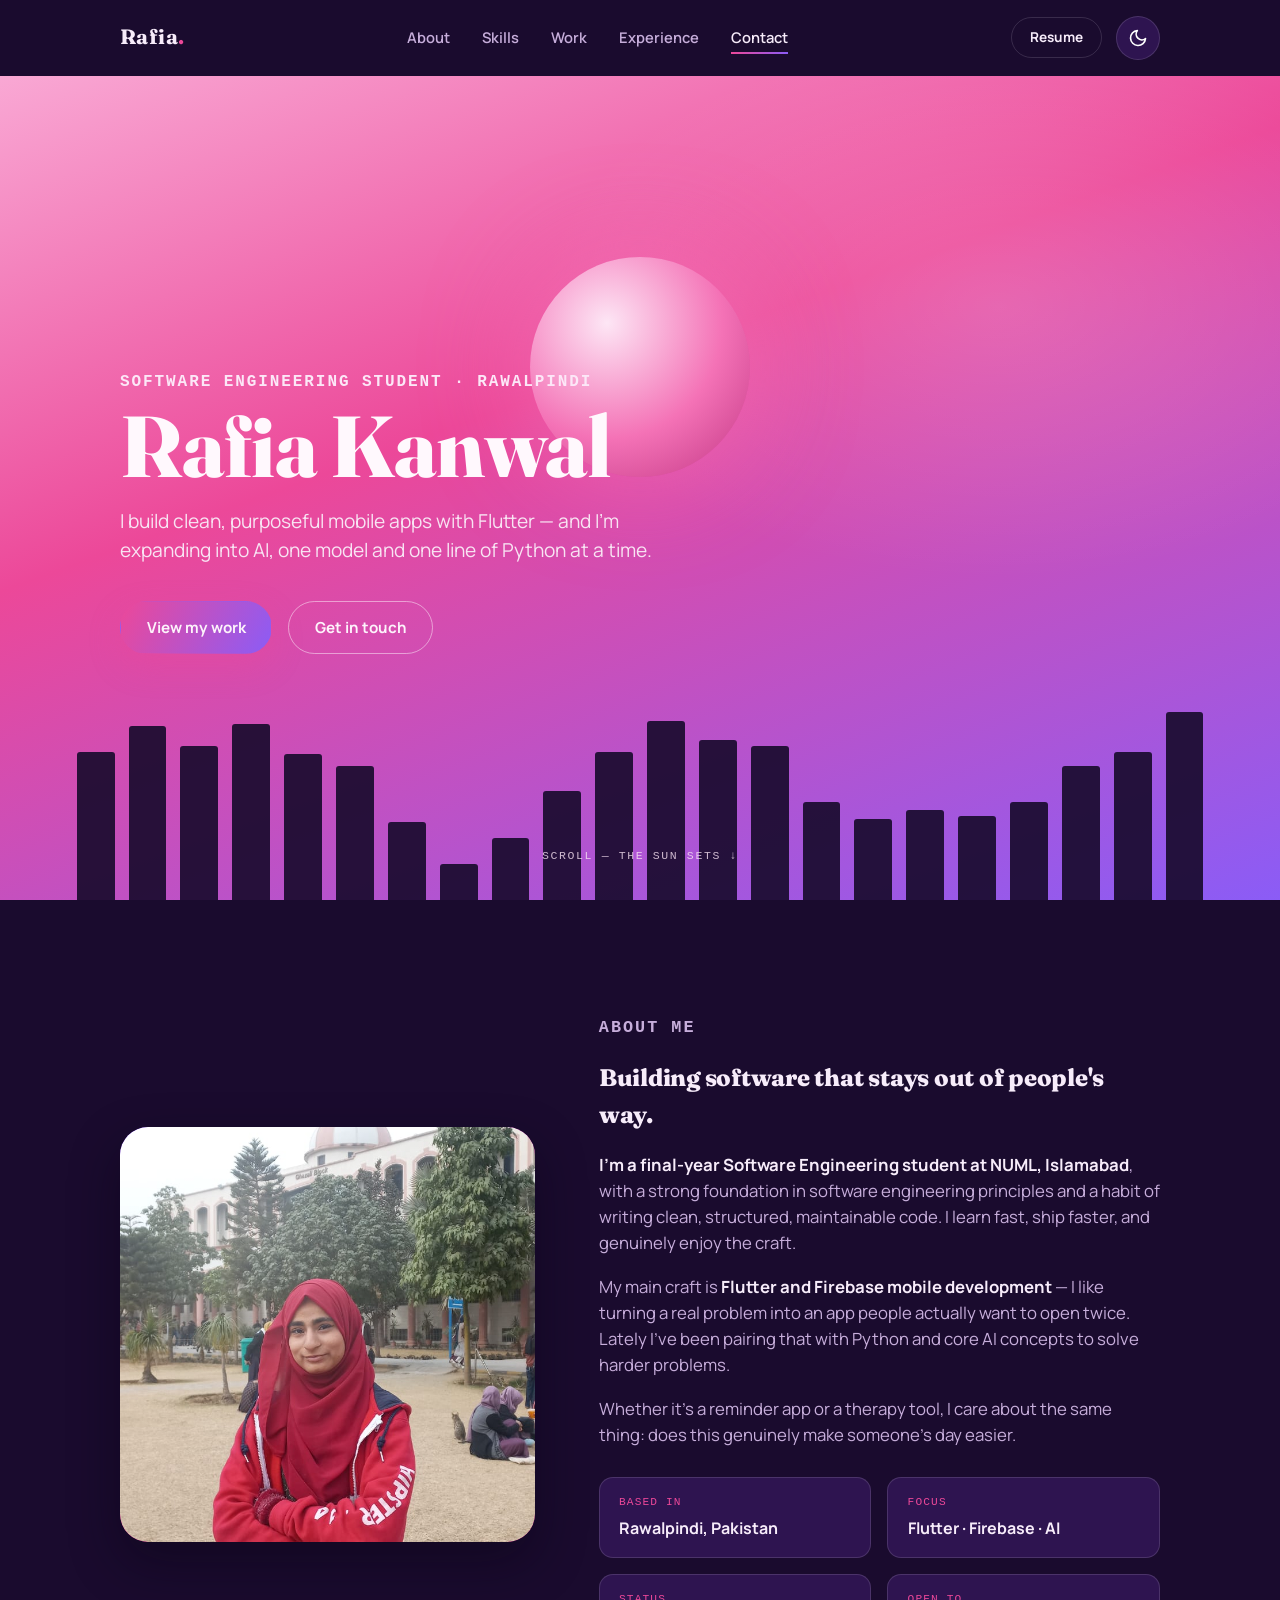
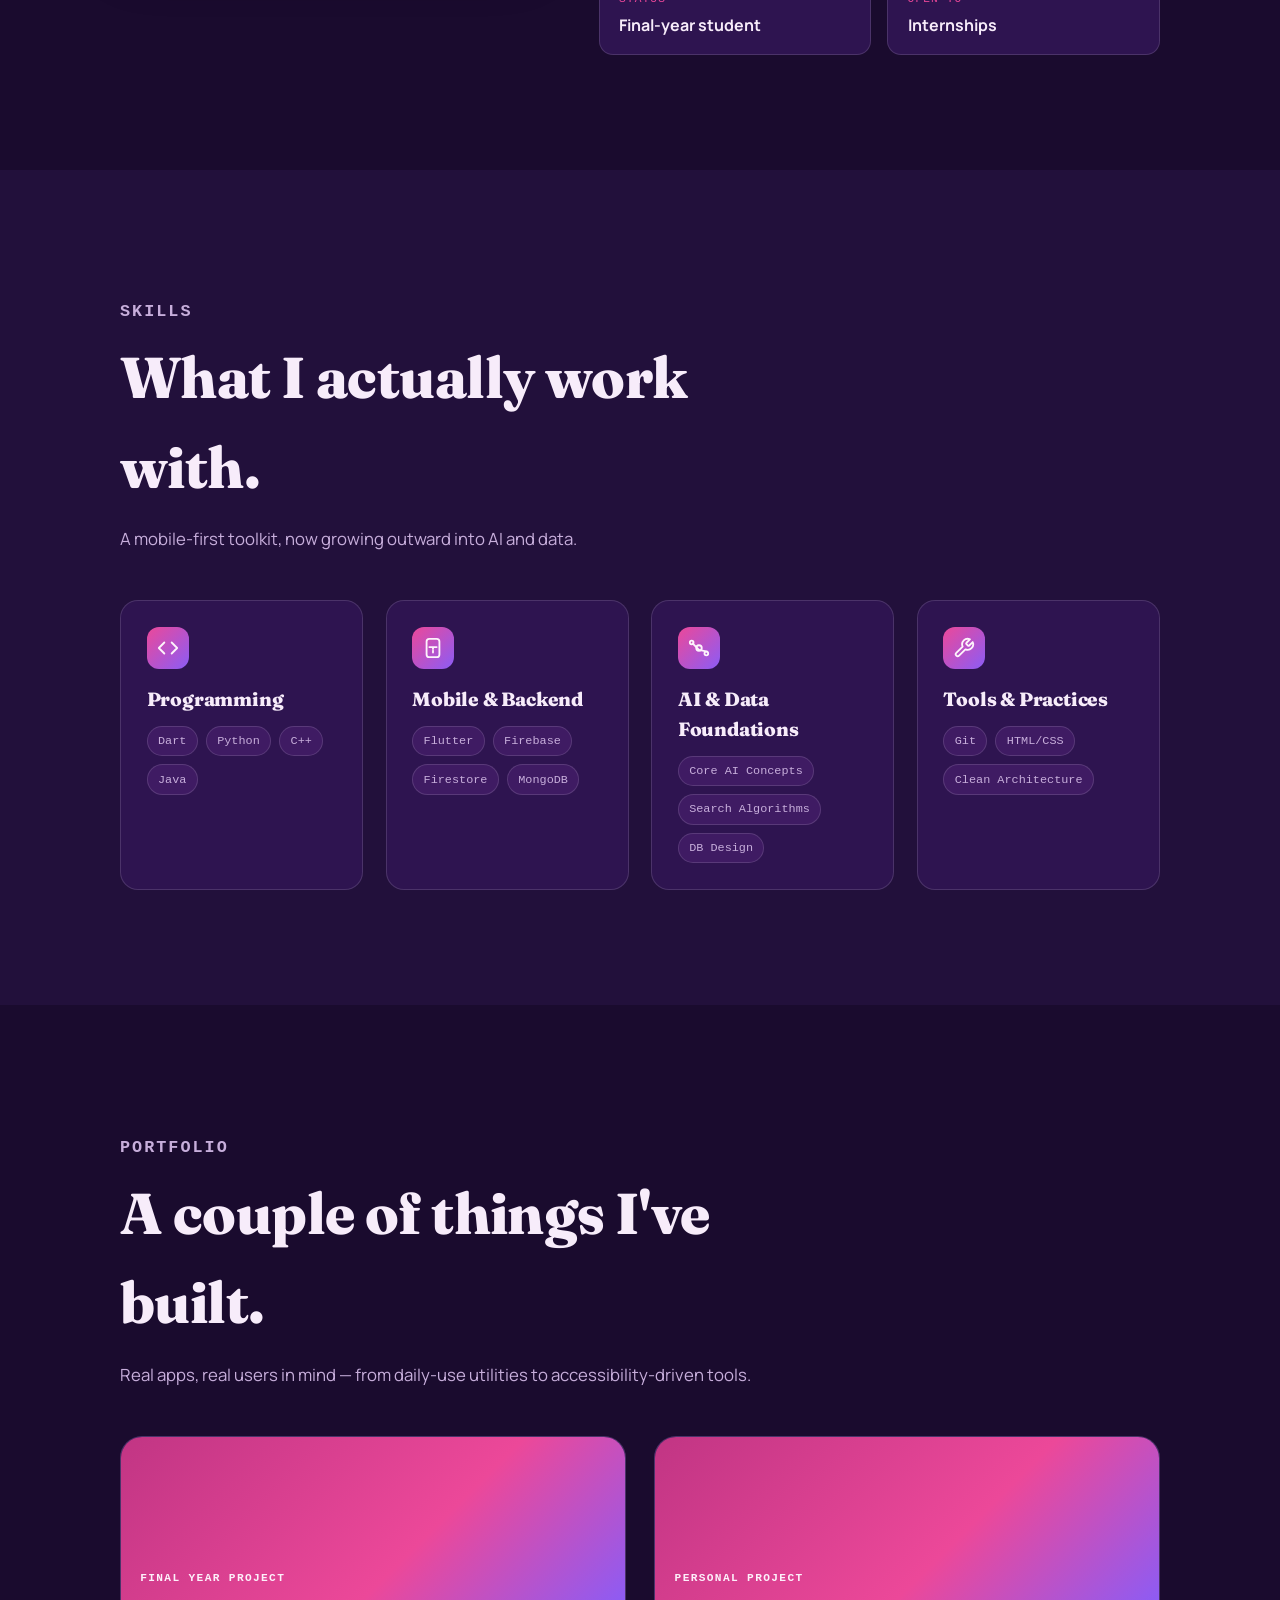
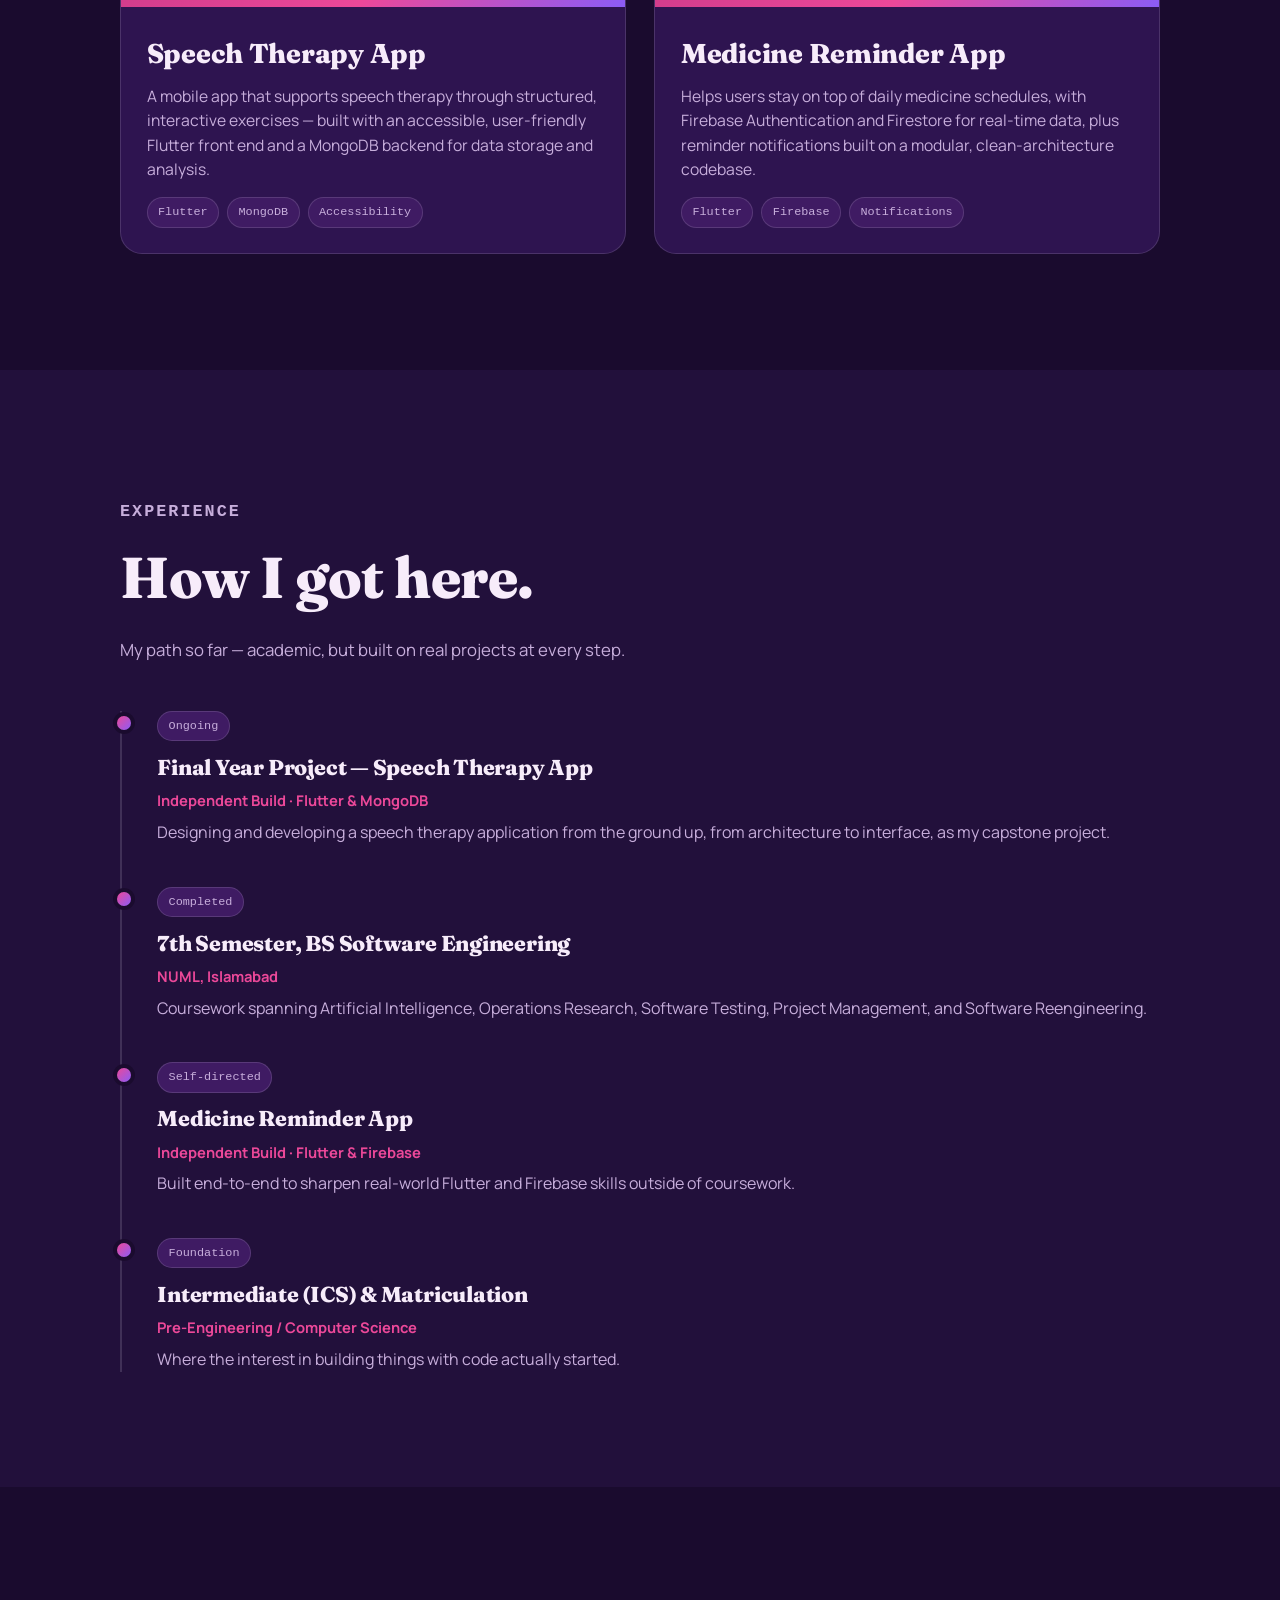
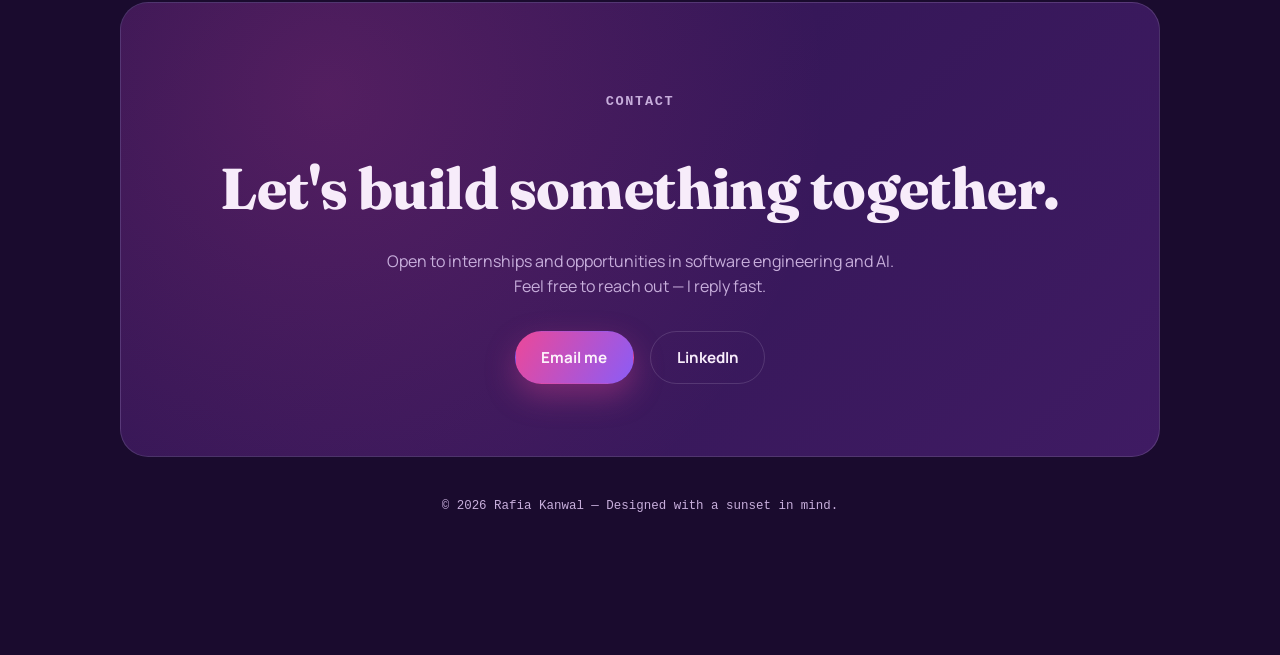
<file: index.html>
<!DOCTYPE html>
<html lang="en">
<head>
<meta charset="UTF-8">
<meta name="viewport" content="width=device-width, initial-scale=1.0">
<title>Rafia Kanwal — Software Engineer</title>
<link rel="preconnect" href="https://fonts.googleapis.com">
<link rel="preconnect" href="https://fonts.gstatic.com" crossorigin>
<link href="https://fonts.googleapis.com/css2?family=Fraunces:ital,opsz,wght@0,9..144,400;0,9..144,500;0,9..144,600;0,9..144,700;0,9..144,900;1,9..144,500;1,9..144,600&family=Manrope:wght@400;500;600;700&display=swap" rel="stylesheet">
<link rel="stylesheet" href="style.css">
</head>
<body>

<a href="#main" class="skip-link">Skip to content</a>

<nav class="nav" id="nav">
  <div class="nav-inner">
    <a href="#hero" class="logo">Rafia<span>.</span></a>
    <ul class="nav-links">
      <li><a href="#about">About</a></li>
      <li><a href="#skills">Skills</a></li>
      <li><a href="#work">Work</a></li>
      <li><a href="#experience">Experience</a></li>
      <li><a href="#contact">Contact</a></li>
    </ul>
    <div class="nav-actions">
      <a href="./Rafia_Kanwal_Resume.pdf" class="btn btn-ghost btn-sm cv-link" download>Resume</a>
      <button class="theme-toggle" id="theme-toggle" aria-label="Toggle light and dark mode">
        <svg class="moon-icon" viewBox="0 0 24 24" fill="none" stroke="currentColor" stroke-width="2" stroke-linecap="round" stroke-linejoin="round"><path d="M21 12.8A9 9 0 1 1 11.2 3a7 7 0 0 0 9.8 9.8"/></svg>
        <svg class="sun-icon" viewBox="0 0 24 24" fill="none" stroke="currentColor" stroke-width="2" stroke-linecap="round" stroke-linejoin="round"><circle cx="12" cy="12" r="4.2"/><path d="M12 2.5v2m0 13v2m9.5-9.5h-2m-13 0h-2m12.4-6.9l-1.4-1.4m-9 9l-1.4-1.4m12.4 0l-1.4 1.4m-9-9l-1.4 1.4"/></svg>
      </button>
      <button class="hamburger" id="hamburger" aria-label="Open menu" aria-expanded="false">
        <span></span><span></span><span></span>
      </button>
    </div>
  </div>
  <div class="mobile-menu" id="mobile-menu">
    <a href="#about">About</a>
    <a href="#skills">Skills</a>
    <a href="#work">Work</a>
    <a href="#experience">Experience</a>
    <a href="#contact">Contact</a>
    <a href="./Rafia_Kanwal_Resume.pdf" class="btn btn-primary" download>Download résumé</a>
  </div>
</nav>

<main id="main">

<section class="hero" id="hero">
  <div class="hero-sky" id="hero-sky">
    <div class="sky-layer sky-day"></div>
    <div class="sky-layer sky-night" id="sky-night"></div>
    <div class="stars" id="stars"></div>
    <div class="sun" id="sun"></div>
    <div class="skyline" id="skyline"></div>
  </div>
  <div class="wrap hero-content">
    <h3 class="eyebrow">Software Engineering Student · Rawalpindi</h3>
    <h1>Rafia Kanwal</h1>
    <p class="hero-sub">I build clean, purposeful mobile apps with Flutter — and I'm expanding into AI, one model and one line of Python at a time.</p>
    <div class="hero-cta">
      <a href="#work" class="btn btn-primary">View my work</a>
      <a href="#contact" class="btn btn-ghost">Get in touch</a>
    </div>
  </div>
  <div class="scroll-cue">Scroll — the sun sets ↓</div>
</section>

<section class="section" id="about">
  <div class="wrap about-grid">
   <div class="avatar-frame"><img src="./pfp2.jpeg" alt="Rafia Kanwal"></div>
    <div class="about-text">
      <p class="eyebrow">About me</p>
      <h2 style="margin:0.6rem 0 1.2rem;">Building software that stays out of people's way.</h2>
      <p><strong>I'm a final-year Software Engineering student at NUML, Islamabad</strong>, with a strong foundation in software engineering principles and a habit of writing clean, structured, maintainable code. I learn fast, ship faster, and genuinely enjoy the craft.</p>
      <p>My main craft is <strong>Flutter and Firebase mobile development</strong> — I like turning a real problem into an app people actually want to open twice. Lately I've been pairing that with Python and core AI concepts to solve harder problems.</p>
      <p>Whether it's a reminder app or a therapy tool, I care about the same thing: does this genuinely make someone's day easier.</p>
      <div class="about-facts">
        <div class="fact"><div class="fact-label">Based in</div><div class="fact-value">Rawalpindi, Pakistan</div></div>
        <div class="fact"><div class="fact-label">Focus</div><div class="fact-value">Flutter · Firebase · AI</div></div>
        <div class="fact"><div class="fact-label">Status</div><div class="fact-value">Final-year student</div></div>
        <div class="fact"><div class="fact-label">Open to</div><div class="fact-value">Internships</div></div>
      </div>
    </div>
  </div>
</section>

<section class="section" id="skills" style="background:var(--bg-alt);">
  <div class="wrap">
    <div class="section-head">
      <p class="eyebrow">Skills</p>
      <h2>What I actually work with.</h2>
      <p>A mobile-first toolkit, now growing outward into AI and data.</p>
    </div>
    <div class="skills-grid">
      <div class="skill-card">
        <div class="icon"><svg viewBox="0 0 24 24" fill="none" stroke="currentColor" stroke-width="2" stroke-linecap="round" stroke-linejoin="round"><polyline points="16 18 22 12 16 6"/><polyline points="8 18 2 12 8 6"/></svg></div>
        <h3>Programming</h3>
        <div class="tag-row">
          <span class="tag">Dart</span><span class="tag">Python</span><span class="tag">C++</span><span class="tag">Java</span>
        </div>
      </div>
      <div class="skill-card">
        <div class="icon"><svg viewBox="0 0 24 24" fill="none" stroke="currentColor" stroke-width="2" stroke-linecap="round" stroke-linejoin="round"><rect x="5" y="2" width="14" height="20" rx="3" ry="3"/><path d="M12 13v-2m0 6v-2m-4-4h8"/></svg></div>
        <h3>Mobile &amp; Backend</h3>
        <div class="tag-row">
          <span class="tag">Flutter</span><span class="tag">Firebase</span><span class="tag">Firestore</span><span class="tag">MongoDB</span>
        </div>
      </div>
      <div class="skill-card">
        <div class="icon"><svg viewBox="0 0 24 24" fill="none" stroke="currentColor" stroke-width="2" stroke-linecap="round" stroke-linejoin="round"><circle cx="12" cy="12" r="3"/><circle cx="4" cy="6" r="2"/><circle cx="20" cy="18" r="2"/><path d="M5 7l7 7m0 0l9 2"/></svg></div>
        <h3>AI &amp; Data Foundations</h3>
        <div class="tag-row">
          <span class="tag">Core AI Concepts</span><span class="tag">Search Algorithms</span><span class="tag">DB Design</span>
        </div>
      </div>
      <div class="skill-card">
        <div class="icon"><svg viewBox="0 0 24 24" fill="none" stroke="currentColor" stroke-width="2" stroke-linecap="round" stroke-linejoin="round"><path d="M14.7 6.3a1 1 0 0 0 0 1.4l1.6 1.6a1 1 0 0 0 1.4 0l3.77-3.77a6 6 0 0 1-7.94 7.94l-6.91 6.91a2.12 2.12 0 1 1-3-3l6.91-6.91a6 6 0 0 1 7.94-7.94l-3.76 3.76z"/></svg></div>
        <h3>Tools &amp; Practices</h3>
        <div class="tag-row">
          <span class="tag">Git</span><span class="tag">HTML/CSS</span><span class="tag">Clean Architecture</span>
        </div>
      </div>
    </div>
  </div>
</section>

<section class="section" id="work">
  <div class="wrap">
    <div class="section-head">
      <p class="eyebrow">Portfolio</p>
      <h2>A couple of things I've built.</h2>
      <p>Real apps, real users in mind — from daily-use utilities to accessibility-driven tools.</p>
    </div>
    <div class="work-grid">
      <div class="project-card">
        <div class="project-cover"><span class="eyebrow">Final Year Project</span></div>
        <div class="project-body">
          <h3>Speech Therapy App</h3>
          <p>A mobile app that supports speech therapy through structured, interactive exercises — built with an accessible, user-friendly Flutter front end and a MongoDB backend for data storage and analysis.</p>
          <div class="tag-row">
            <span class="tag">Flutter</span><span class="tag">MongoDB</span><span class="tag">Accessibility</span>
          </div>
        </div>
      </div>
      <div class="project-card">
        <div class="project-cover"><span class="eyebrow">Personal Project</span></div>
        <div class="project-body">
          <h3>Medicine Reminder App</h3>
          <p>Helps users stay on top of daily medicine schedules, with Firebase Authentication and Firestore for real-time data, plus reminder notifications built on a modular, clean-architecture codebase.</p>
          <div class="tag-row">
            <span class="tag">Flutter</span><span class="tag">Firebase</span><span class="tag">Notifications</span>
          </div>
        </div>
      </div>
    </div>
  </div>
</section>

<section class="section" id="experience" style="background:var(--bg-alt);">
  <div class="wrap">
    <div class="section-head">
      <p class="eyebrow">Experience</p>
      <h2>How I got here.</h2>
      <p>My path so far — academic, but built on real projects at every step.</p>
    </div>
    <div class="timeline">
      <div class="timeline-item">
        <span class="tag">Ongoing</span>
        <h3>Final Year Project — Speech Therapy App</h3>
        <div class="org">Independent Build · Flutter &amp; MongoDB</div>
        <p>Designing and developing a speech therapy application from the ground up, from architecture to interface, as my capstone project.</p>
      </div>
      <div class="timeline-item">
        <span class="tag">Completed</span>
        <h3>7th Semester, BS Software Engineering</h3>
        <div class="org">NUML, Islamabad</div>
        <p>Coursework spanning Artificial Intelligence, Operations Research, Software Testing, Project Management, and Software Reengineering.</p>
      </div>
      <div class="timeline-item">
        <span class="tag">Self-directed</span>
        <h3>Medicine Reminder App</h3>
        <div class="org">Independent Build · Flutter &amp; Firebase</div>
        <p>Built end-to-end to sharpen real-world Flutter and Firebase skills outside of coursework.</p>
      </div>
      <div class="timeline-item">
        <span class="tag">Foundation</span>
        <h3>Intermediate (ICS) &amp; Matriculation</h3>
        <div class="org">Pre-Engineering / Computer Science</div>
        <p>Where the interest in building things with code actually started.</p>
      </div>
    </div>
  </div>
</section>

<section class="section" id="contact">
  <div class="wrap">
    <div class="contact-panel">
      <p class="eyebrow">Contact</p>
      <h2>Let's build something together.</h2>
      <p>Open to internships and opportunities in software engineering and AI. Feel free to reach out — I reply fast.</p>
      <div class="contact-actions">
        <a href="mailto:kanwalrafia26@gmail.com" class="btn btn-primary">Email me</a>
        <a href="https://www.linkedin.com/in/rafia-kanwal-011a5821b" target="_blank" rel="noopener" class="btn btn-ghost">LinkedIn</a>
      </div>
    </div>
  </div>
  <footer>© <span id="year"></span> Rafia Kanwal — Designed with a sunset in mind.</footer>
</section>

</main>

<script>
  const nav = document.getElementById('nav');
  window.addEventListener('scroll', () => {
    nav.classList.toggle('scrolled', window.scrollY > 8);
  }, { passive:true });

  const hamburger = document.getElementById('hamburger');
  hamburger.addEventListener('click', () => {
    const isOpen = nav.classList.toggle('open');
    hamburger.setAttribute('aria-expanded', isOpen);
  });
  document.querySelectorAll('.mobile-menu a').forEach(link => {
    link.addEventListener('click', () => {
      nav.classList.remove('open');
      hamburger.setAttribute('aria-expanded', 'false');
    });
  });

  const themeToggle = document.getElementById('theme-toggle');
  themeToggle.addEventListener('click', () => {
    document.documentElement.classList.toggle('light-mode');
  });

  const sectionIds = ['about','skills','work','experience','contact'];
  const navLinks = Array.from(document.querySelectorAll('.nav-links a'));
  const sectionObserver = new IntersectionObserver((entries) => {
    entries.forEach(entry => {
      const link = navLinks.find(a => a.getAttribute('href') === '#' + entry.target.id);
      if (!link) return;
      if (entry.isIntersecting) {
        navLinks.forEach(a => a.removeAttribute('aria-current'));
        link.setAttribute('aria-current', 'page');
      }
    });
  }, { rootMargin: '-40% 0px -50% 0px' });
  sectionIds.forEach(id => {
    const el = document.getElementById(id);
    if (el) sectionObserver.observe(el);
  });

  const skyline = document.getElementById('skyline');
  const barCount = 22;
  for (let i = 0; i < barCount; i++) {
    const bar = document.createElement('i');
    const h = 30 + Math.round(Math.sin(i * 0.7) * 20 + Math.random() * 25);
    bar.style.height = h + '%';
    skyline.appendChild(bar);
  }

  const hero = document.getElementById('hero');
  const skyNight = document.getElementById('sky-night');
  const stars = document.getElementById('stars');
  const sun = document.getElementById('sun');
  const reduceMotion = window.matchMedia('(prefers-reduced-motion: reduce)').matches;

  function updateSunset(){
    const heroHeight = hero.offsetHeight;
    const progress = Math.min(Math.max(window.scrollY / (heroHeight * 0.9), 0), 1);
    skyNight.style.opacity = progress;
    stars.style.opacity = Math.max(0, progress - 0.4) / 0.6;
    const travel = heroHeight * 0.34;
    sun.style.transform = `translate(-50%, ${progress * travel}px) scale(${1 - progress * 0.25})`;
  }

  if (!reduceMotion) {
    window.addEventListener('scroll', () => window.requestAnimationFrame(updateSunset), { passive:true });
    window.addEventListener('resize', updateSunset);
    updateSunset();
  } else {
    skyNight.style.opacity = 0.35;
  }

  document.getElementById('year').textContent = new Date().getFullYear();
</script>

</body>
</html>
</file>
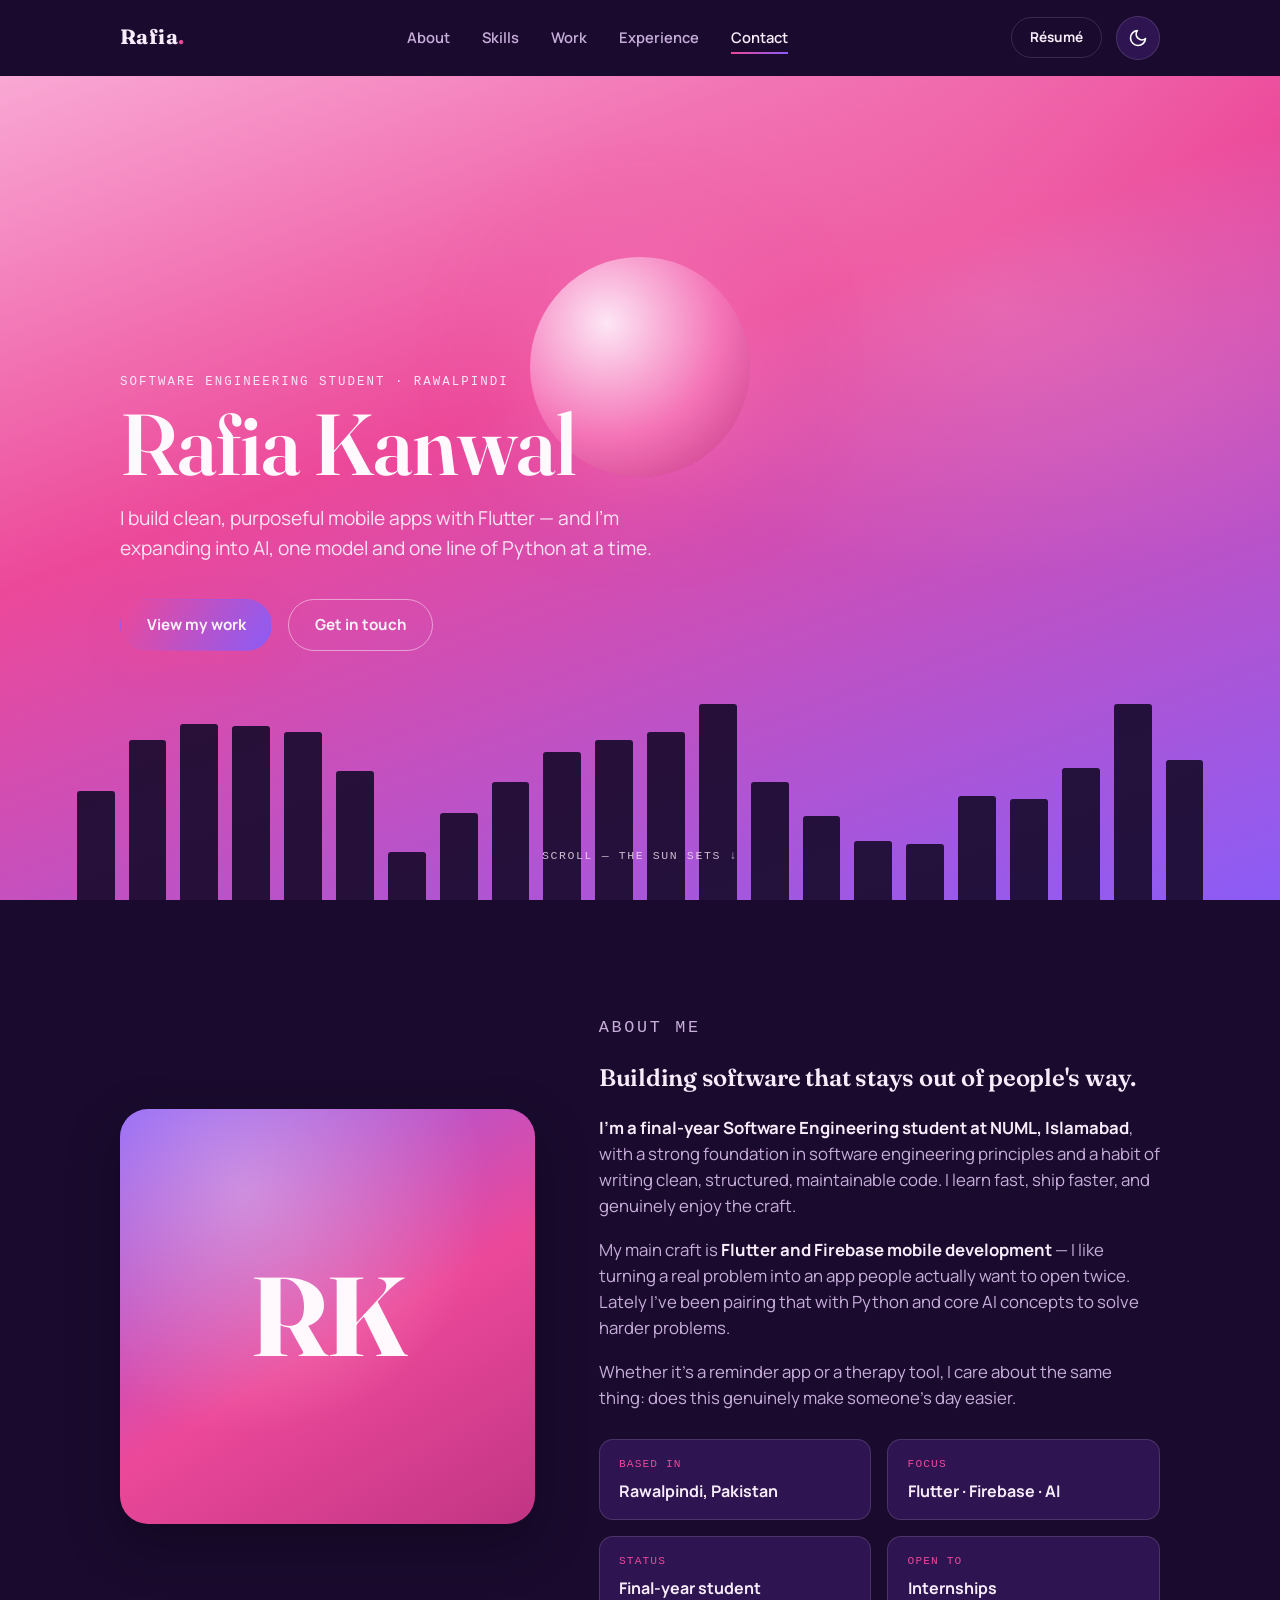
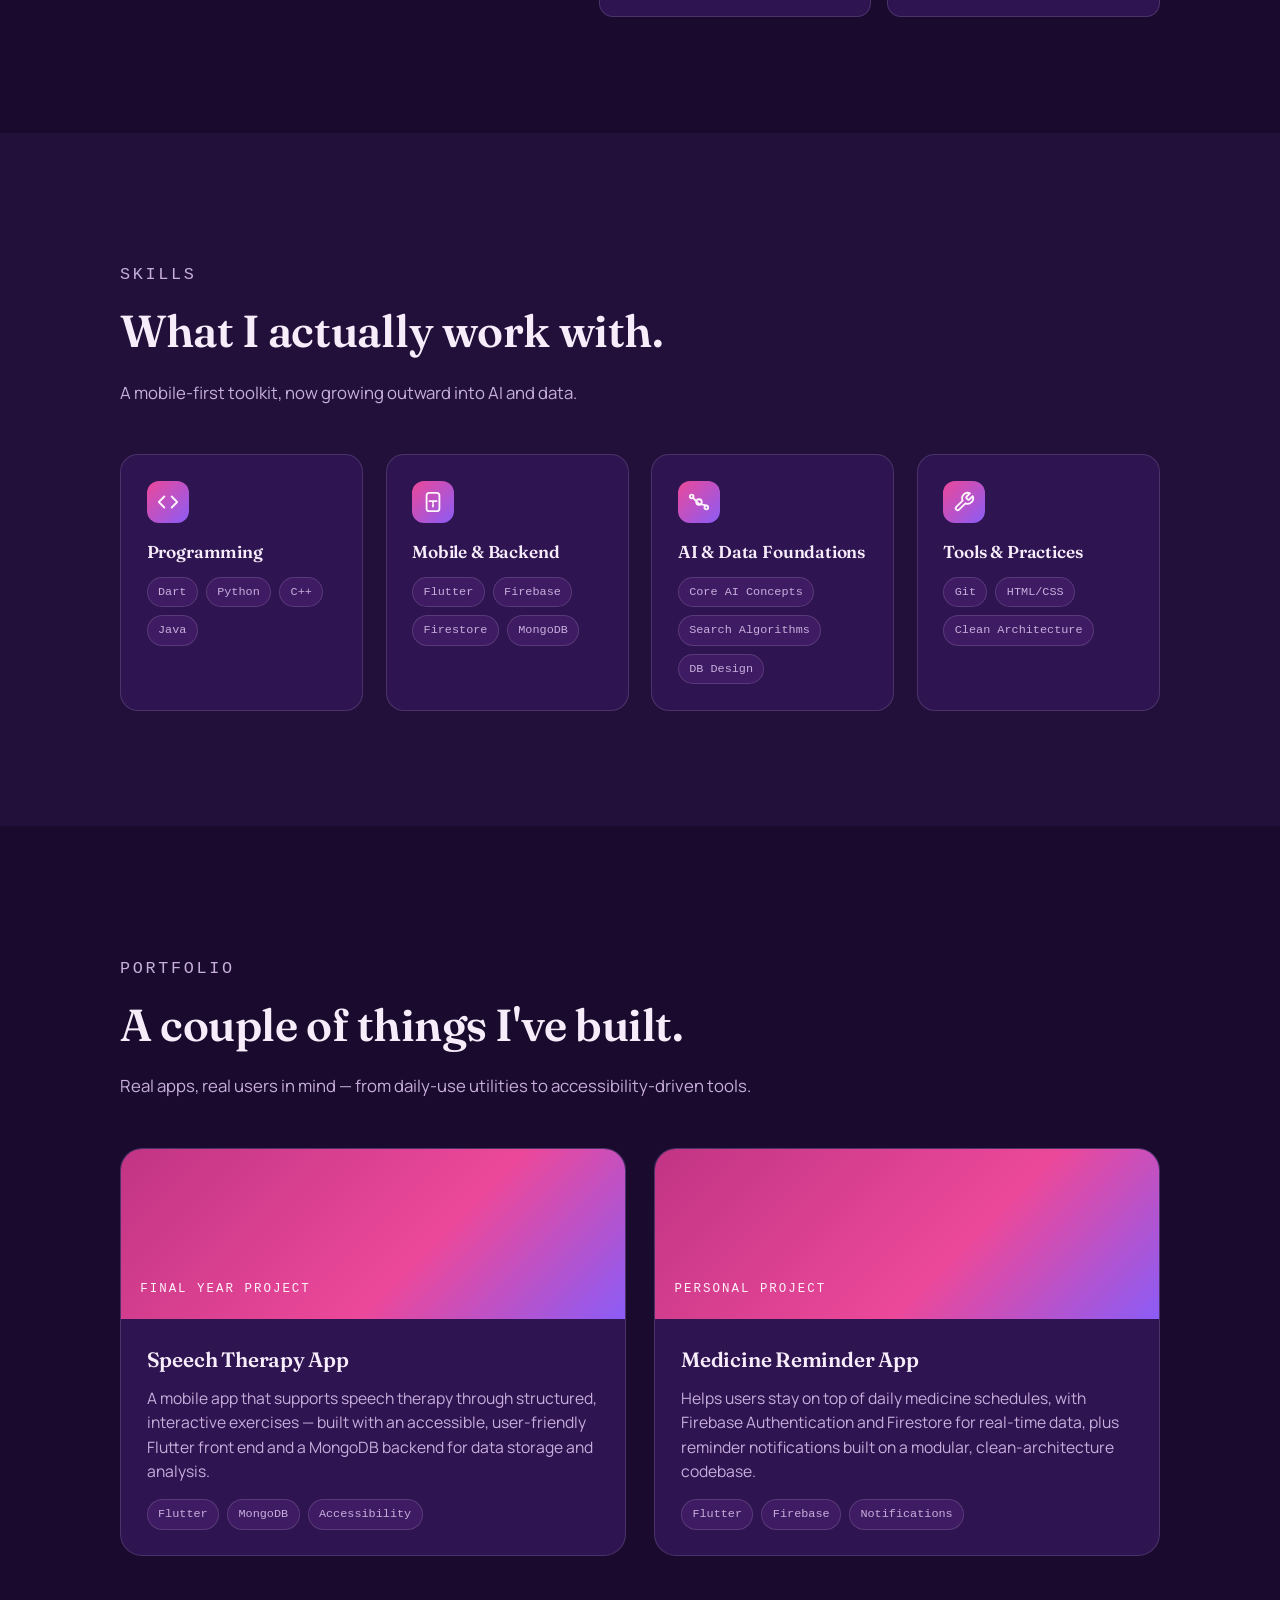
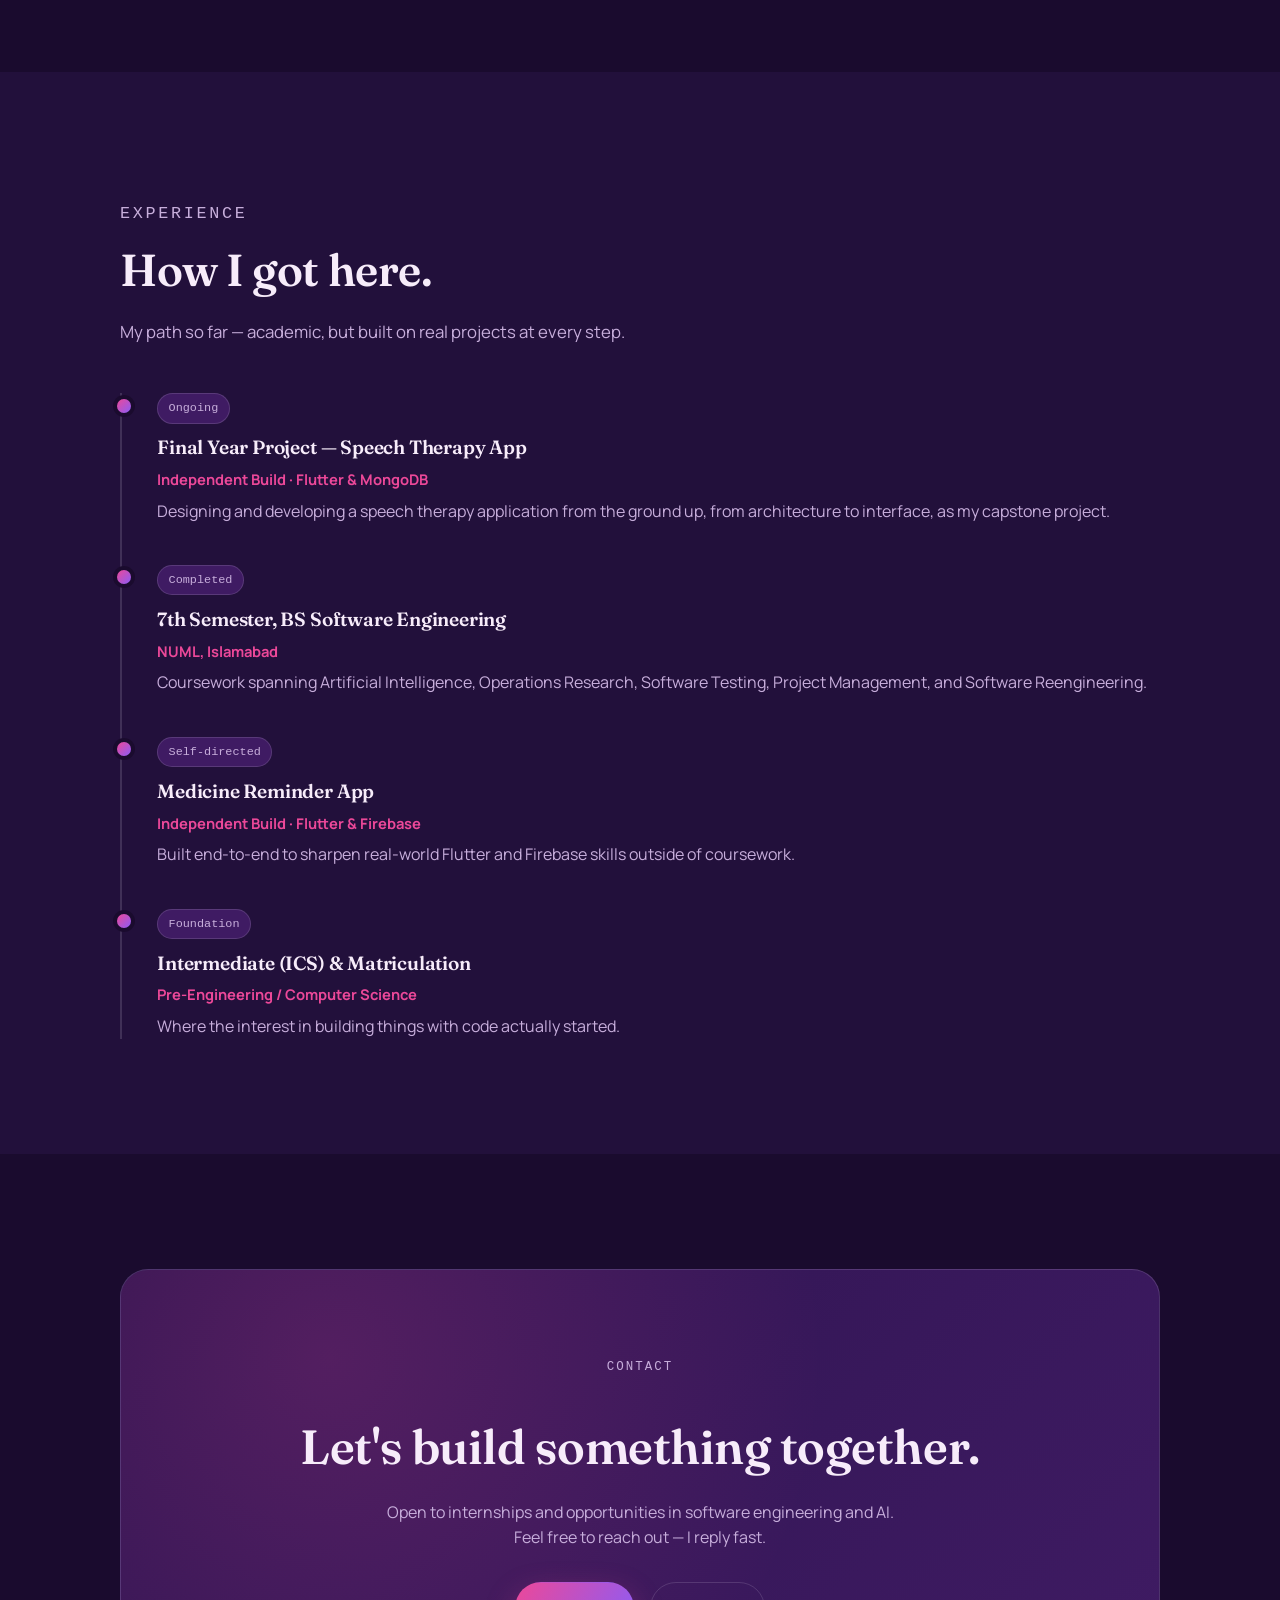
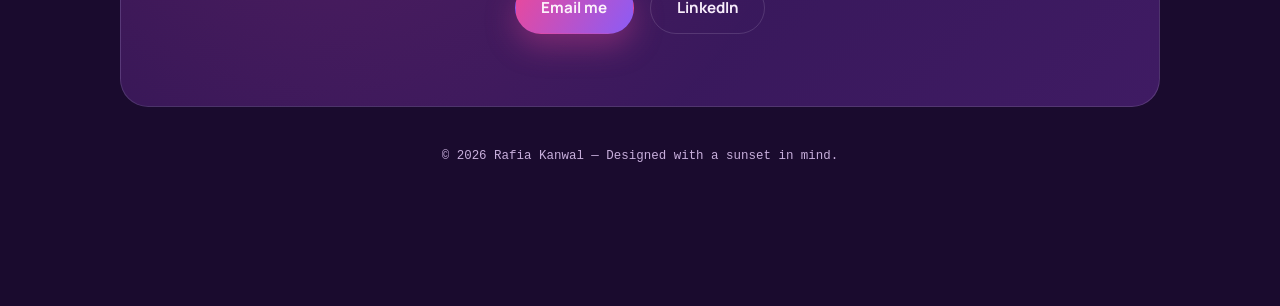
<file: index ed.html>
<!DOCTYPE html>
<html lang="en">
<head>
<meta charset="UTF-8">
<meta name="viewport" content="width=device-width, initial-scale=1.0">
<title>Rafia Kanwal — Software Engineer</title>
<link rel="preconnect" href="https://fonts.googleapis.com">
<link rel="preconnect" href="https://fonts.gstatic.com" crossorigin>
<link href="https://fonts.googleapis.com/css2?family=Fraunces:ital,opsz,wght@0,9..144,400;0,9..144,500;0,9..144,600;0,9..144,700;0,9..144,900;1,9..144,500;1,9..144,600&family=Manrope:wght@400;500;600;700&display=swap" rel="stylesheet">
<link rel="stylesheet" href="cssofresume.css">
</head>
<body>

<a href="#main" class="skip-link">Skip to content</a>

<nav class="nav" id="nav">
  <div class="nav-inner">
    <a href="#hero" class="logo">Rafia<span>.</span></a>
    <ul class="nav-links">
      <li><a href="#about">About</a></li>
      <li><a href="#skills">Skills</a></li>
      <li><a href="#work">Work</a></li>
      <li><a href="#experience">Experience</a></li>
      <li><a href="#contact">Contact</a></li>
    </ul>
    <div class="nav-actions">
      <a href="./Rafia_Kanwal_Resume.pdf" class="btn btn-ghost btn-sm cv-link" download>Résumé</a>
      <button class="theme-toggle" id="theme-toggle" aria-label="Toggle light and dark mode">
        <svg class="moon-icon" viewBox="0 0 24 24" fill="none" stroke="currentColor" stroke-width="2" stroke-linecap="round" stroke-linejoin="round"><path d="M21 12.8A9 9 0 1 1 11.2 3a7 7 0 0 0 9.8 9.8"/></svg>
        <svg class="sun-icon" viewBox="0 0 24 24" fill="none" stroke="currentColor" stroke-width="2" stroke-linecap="round" stroke-linejoin="round"><circle cx="12" cy="12" r="4.2"/><path d="M12 2.5v2m0 13v2m9.5-9.5h-2m-13 0h-2m12.4-6.9l-1.4-1.4m-9 9l-1.4-1.4m12.4 0l-1.4 1.4m-9-9l-1.4 1.4"/></svg>
      </button>
      <button class="hamburger" id="hamburger" aria-label="Open menu" aria-expanded="false">
        <span></span><span></span><span></span>
      </button>
    </div>
  </div>
  <div class="mobile-menu" id="mobile-menu">
    <a href="#about">About</a>
    <a href="#skills">Skills</a>
    <a href="#work">Work</a>
    <a href="#experience">Experience</a>
    <a href="#contact">Contact</a>
    <a href="./Rafia_Kanwal_Resume.pdf" class="btn btn-primary" download>Download résumé</a>
  </div>
</nav>

<main id="main">

<section class="hero" id="hero">
  <div class="hero-sky" id="hero-sky">
    <div class="sky-layer sky-day"></div>
    <div class="sky-layer sky-night" id="sky-night"></div>
    <div class="stars" id="stars"></div>
    <div class="sun" id="sun"></div>
    <div class="skyline" id="skyline"></div>
  </div>
  <div class="wrap hero-content">
    <p class="eyebrow">Software Engineering Student · Rawalpindi</p>
    <h1>Rafia Kanwal</h1>
    <p class="hero-sub">I build clean, purposeful mobile apps with Flutter — and I'm expanding into AI, one model and one line of Python at a time.</p>
    <div class="hero-cta">
      <a href="#work" class="btn btn-primary">View my work</a>
      <a href="#contact" class="btn btn-ghost">Get in touch</a>
    </div>
  </div>
  <div class="scroll-cue">Scroll — the sun sets ↓</div>
</section>

<section class="section" id="about">
  <div class="wrap about-grid">
    <div class="avatar-frame"><span>RK</span></div>
    <div class="about-text">
      <p class="eyebrow">About me</p>
      <h2 style="margin:0.6rem 0 1.2rem;">Building software that stays out of people's way.</h2>
      <p><strong>I'm a final-year Software Engineering student at NUML, Islamabad</strong>, with a strong foundation in software engineering principles and a habit of writing clean, structured, maintainable code. I learn fast, ship faster, and genuinely enjoy the craft.</p>
      <p>My main craft is <strong>Flutter and Firebase mobile development</strong> — I like turning a real problem into an app people actually want to open twice. Lately I've been pairing that with Python and core AI concepts to solve harder problems.</p>
      <p>Whether it's a reminder app or a therapy tool, I care about the same thing: does this genuinely make someone's day easier.</p>
      <div class="about-facts">
        <div class="fact"><div class="fact-label">Based in</div><div class="fact-value">Rawalpindi, Pakistan</div></div>
        <div class="fact"><div class="fact-label">Focus</div><div class="fact-value">Flutter · Firebase · AI</div></div>
        <div class="fact"><div class="fact-label">Status</div><div class="fact-value">Final-year student</div></div>
        <div class="fact"><div class="fact-label">Open to</div><div class="fact-value">Internships</div></div>
      </div>
    </div>
  </div>
</section>

<section class="section" id="skills" style="background:var(--bg-alt);">
  <div class="wrap">
    <div class="section-head">
      <p class="eyebrow">Skills</p>
      <h2>What I actually work with.</h2>
      <p>A mobile-first toolkit, now growing outward into AI and data.</p>
    </div>
    <div class="skills-grid">
      <div class="skill-card">
        <div class="icon"><svg viewBox="0 0 24 24" fill="none" stroke="currentColor" stroke-width="2" stroke-linecap="round" stroke-linejoin="round"><polyline points="16 18 22 12 16 6"/><polyline points="8 18 2 12 8 6"/></svg></div>
        <h3>Programming</h3>
        <div class="tag-row">
          <span class="tag">Dart</span><span class="tag">Python</span><span class="tag">C++</span><span class="tag">Java</span>
        </div>
      </div>
      <div class="skill-card">
        <div class="icon"><svg viewBox="0 0 24 24" fill="none" stroke="currentColor" stroke-width="2" stroke-linecap="round" stroke-linejoin="round"><rect x="5" y="2" width="14" height="20" rx="3" ry="3"/><path d="M12 13v-2m0 6v-2m-4-4h8"/></svg></div>
        <h3>Mobile &amp; Backend</h3>
        <div class="tag-row">
          <span class="tag">Flutter</span><span class="tag">Firebase</span><span class="tag">Firestore</span><span class="tag">MongoDB</span>
        </div>
      </div>
      <div class="skill-card">
        <div class="icon"><svg viewBox="0 0 24 24" fill="none" stroke="currentColor" stroke-width="2" stroke-linecap="round" stroke-linejoin="round"><circle cx="12" cy="12" r="3"/><circle cx="4" cy="6" r="2"/><circle cx="20" cy="18" r="2"/><path d="M5 7l7 7m0 0l9 2"/></svg></div>
        <h3>AI &amp; Data Foundations</h3>
        <div class="tag-row">
          <span class="tag">Core AI Concepts</span><span class="tag">Search Algorithms</span><span class="tag">DB Design</span>
        </div>
      </div>
      <div class="skill-card">
        <div class="icon"><svg viewBox="0 0 24 24" fill="none" stroke="currentColor" stroke-width="2" stroke-linecap="round" stroke-linejoin="round"><path d="M14.7 6.3a1 1 0 0 0 0 1.4l1.6 1.6a1 1 0 0 0 1.4 0l3.77-3.77a6 6 0 0 1-7.94 7.94l-6.91 6.91a2.12 2.12 0 1 1-3-3l6.91-6.91a6 6 0 0 1 7.94-7.94l-3.76 3.76z"/></svg></div>
        <h3>Tools &amp; Practices</h3>
        <div class="tag-row">
          <span class="tag">Git</span><span class="tag">HTML/CSS</span><span class="tag">Clean Architecture</span>
        </div>
      </div>
    </div>
  </div>
</section>

<section class="section" id="work">
  <div class="wrap">
    <div class="section-head">
      <p class="eyebrow">Portfolio</p>
      <h2>A couple of things I've built.</h2>
      <p>Real apps, real users in mind — from daily-use utilities to accessibility-driven tools.</p>
    </div>
    <div class="work-grid">
      <div class="project-card">
        <div class="project-cover"><span class="eyebrow">Final Year Project</span></div>
        <div class="project-body">
          <h3>Speech Therapy App</h3>
          <p>A mobile app that supports speech therapy through structured, interactive exercises — built with an accessible, user-friendly Flutter front end and a MongoDB backend for data storage and analysis.</p>
          <div class="tag-row">
            <span class="tag">Flutter</span><span class="tag">MongoDB</span><span class="tag">Accessibility</span>
          </div>
        </div>
      </div>
      <div class="project-card">
        <div class="project-cover"><span class="eyebrow">Personal Project</span></div>
        <div class="project-body">
          <h3>Medicine Reminder App</h3>
          <p>Helps users stay on top of daily medicine schedules, with Firebase Authentication and Firestore for real-time data, plus reminder notifications built on a modular, clean-architecture codebase.</p>
          <div class="tag-row">
            <span class="tag">Flutter</span><span class="tag">Firebase</span><span class="tag">Notifications</span>
          </div>
        </div>
      </div>
    </div>
  </div>
</section>

<section class="section" id="experience" style="background:var(--bg-alt);">
  <div class="wrap">
    <div class="section-head">
      <p class="eyebrow">Experience</p>
      <h2>How I got here.</h2>
      <p>My path so far — academic, but built on real projects at every step.</p>
    </div>
    <div class="timeline">
      <div class="timeline-item">
        <span class="tag">Ongoing</span>
        <h3>Final Year Project — Speech Therapy App</h3>
        <div class="org">Independent Build · Flutter &amp; MongoDB</div>
        <p>Designing and developing a speech therapy application from the ground up, from architecture to interface, as my capstone project.</p>
      </div>
      <div class="timeline-item">
        <span class="tag">Completed</span>
        <h3>7th Semester, BS Software Engineering</h3>
        <div class="org">NUML, Islamabad</div>
        <p>Coursework spanning Artificial Intelligence, Operations Research, Software Testing, Project Management, and Software Reengineering.</p>
      </div>
      <div class="timeline-item">
        <span class="tag">Self-directed</span>
        <h3>Medicine Reminder App</h3>
        <div class="org">Independent Build · Flutter &amp; Firebase</div>
        <p>Built end-to-end to sharpen real-world Flutter and Firebase skills outside of coursework.</p>
      </div>
      <div class="timeline-item">
        <span class="tag">Foundation</span>
        <h3>Intermediate (ICS) &amp; Matriculation</h3>
        <div class="org">Pre-Engineering / Computer Science</div>
        <p>Where the interest in building things with code actually started.</p>
      </div>
    </div>
  </div>
</section>

<section class="section" id="contact">
  <div class="wrap">
    <div class="contact-panel">
      <p class="eyebrow">Contact</p>
      <h2>Let's build something together.</h2>
      <p>Open to internships and opportunities in software engineering and AI. Feel free to reach out — I reply fast.</p>
      <div class="contact-actions">
        <a href="mailto:kanwalrafia26@gmail.com" class="btn btn-primary">Email me</a>
        <a href="https://www.linkedin.com/in/rafia-kanwal-011a5821b" target="_blank" rel="noopener" class="btn btn-ghost">LinkedIn</a>
      </div>
    </div>
  </div>
  <footer>© <span id="year"></span> Rafia Kanwal — Designed with a sunset in mind.</footer>
</section>

</main>

<script>
  const nav = document.getElementById('nav');
  window.addEventListener('scroll', () => {
    nav.classList.toggle('scrolled', window.scrollY > 8);
  }, { passive:true });

  const hamburger = document.getElementById('hamburger');
  hamburger.addEventListener('click', () => {
    const isOpen = nav.classList.toggle('open');
    hamburger.setAttribute('aria-expanded', isOpen);
  });
  document.querySelectorAll('.mobile-menu a').forEach(link => {
    link.addEventListener('click', () => {
      nav.classList.remove('open');
      hamburger.setAttribute('aria-expanded', 'false');
    });
  });

  const themeToggle = document.getElementById('theme-toggle');
  themeToggle.addEventListener('click', () => {
    document.documentElement.classList.toggle('light-mode');
  });

  const sectionIds = ['about','skills','work','experience','contact'];
  const navLinks = Array.from(document.querySelectorAll('.nav-links a'));
  const sectionObserver = new IntersectionObserver((entries) => {
    entries.forEach(entry => {
      const link = navLinks.find(a => a.getAttribute('href') === '#' + entry.target.id);
      if (!link) return;
      if (entry.isIntersecting) {
        navLinks.forEach(a => a.removeAttribute('aria-current'));
        link.setAttribute('aria-current', 'page');
      }
    });
  }, { rootMargin: '-40% 0px -50% 0px' });
  sectionIds.forEach(id => {
    const el = document.getElementById(id);
    if (el) sectionObserver.observe(el);
  });

  const skyline = document.getElementById('skyline');
  const barCount = 22;
  for (let i = 0; i < barCount; i++) {
    const bar = document.createElement('i');
    const h = 30 + Math.round(Math.sin(i * 0.7) * 20 + Math.random() * 25);
    bar.style.height = h + '%';
    skyline.appendChild(bar);
  }

  const hero = document.getElementById('hero');
  const skyNight = document.getElementById('sky-night');
  const stars = document.getElementById('stars');
  const sun = document.getElementById('sun');
  const reduceMotion = window.matchMedia('(prefers-reduced-motion: reduce)').matches;

  function updateSunset(){
    const heroHeight = hero.offsetHeight;
    const progress = Math.min(Math.max(window.scrollY / (heroHeight * 0.9), 0), 1);
    skyNight.style.opacity = progress;
    stars.style.opacity = Math.max(0, progress - 0.4) / 0.6;
    const travel = heroHeight * 0.34;
    sun.style.transform = `translate(-50%, ${progress * travel}px) scale(${1 - progress * 0.25})`;
  }

  if (!reduceMotion) {
    window.addEventListener('scroll', () => window.requestAnimationFrame(updateSunset), { passive:true });
    window.addEventListener('resize', updateSunset);
    updateSunset();
  } else {
    skyNight.style.opacity = 0.35;
  }

  document.getElementById('year').textContent = new Date().getFullYear();
</script>

</body>
</html>
</file>
<file: style.css>
:root{
  --bg:#1A0B2E;
  --bg-alt:#22103B;
  --surface:#2E1450;
  --surface-2:#3F1B63;
  --text:#F7ECFA;
  --text-dim:#C7AEDB;
  --violet:#8B5CF6;
  --magenta:#EC4899;
  --fuchsia:#C13584;
  --border:rgba(247,236,250,0.14);
  --shadow:0 20px 50px rgba(9,4,20,0.45);

  --font-display:'Fraunces',serif;
  --font-body:'Manrope',sans-serif;
  --font-mono:'Space Mono',monospace;

  --nav-h:76px;
  color-scheme: dark;
}

html.light-mode{
  --bg:#FDF3FB;
  --bg-alt:#FBEAF7;
  --surface:#FFFFFF;
  --surface-2:#FBEAF7;
  --text:#2E1245;
  --text-dim:#7A5C8F;
  --violet:#7C3AED;
  --magenta:#DB2777;
  --fuchsia:#B0348C;
  --border:rgba(46,18,69,0.12);
  --shadow:0 20px 50px rgba(46,18,69,0.10);
  color-scheme: light;
}

*{ margin:0; padding:0; box-sizing:border-box; }

html{
  scroll-behavior:smooth;
  scroll-padding-top: var(--nav-h);
}

@media (prefers-reduced-motion: reduce){
  html{ scroll-behavior:auto; }
  *{ animation-duration:0.01ms !important; transition-duration:0.01ms !important; }
}

body{
  background:var(--bg);
  color:var(--text);
  font-family:var(--font-body);
  line-height:1.55;
  -webkit-font-smoothing:antialiased;
  transition:background 0.4s ease, color 0.4s ease;
  overflow-x:hidden;
}

a{ color:inherit; text-decoration:none; }
ul{ list-style:none; }
img{ max-width:100%; display:block; }
section{ position:relative; }

a:focus-visible,
button:focus-visible{
  outline:2px solid var(--magenta);
  outline-offset:3px;
  border-radius:6px;
}

.skip-link{
  position:absolute;
  left:1rem; top:-60px;
  background:var(--surface);
  color:var(--text);
  padding:0.7rem 1.2rem;
  border-radius:10px;
  border:1px solid var(--border);
  z-index:1000;
  font-weight:700;
  transition:top .25s ease;
}
.skip-link:focus{ top:1rem; }

.eyebrow{
  font-family:var(--font-mono);
  font-size:0.85rem;
  font-weight:700;
  letter-spacing:0.12em;
  text-transform:uppercase;
  color:var(--magenta);
}

h1,h2,h3{ font-family:var(--font-display); font-weight:800; letter-spacing:-0.01em; }

.btn{
  display:inline-flex;
  align-items:center;
  gap:0.5rem;
  padding:0.85rem 1.6rem;
  border-radius:999px;
  font-family:var(--font-body);
  font-weight:700;
  font-size:0.95rem;
  border:1px solid transparent;
  cursor:pointer;
  transition:transform 0.25s ease, box-shadow 0.25s ease, background 0.25s ease, border-color .25s ease;
}
.btn:hover{ transform:translateY(-2px); }
.btn-primary{
  background:linear-gradient(120deg, var(--magenta), var(--violet));
  color:#FDF3FB;
  box-shadow:0 12px 30px rgba(236,72,153,0.35);
}
.btn-primary:hover{ box-shadow:0 16px 36px rgba(236,72,153,0.45); }
.btn-ghost{
  background:transparent;
  border-color:var(--border);
  color:var(--text);
}
.btn-ghost:hover{ border-color:var(--magenta); }

.btn-sm{
  padding:0.55rem 1.1rem;
  font-size:0.85rem;
}

.wrap{
  max-width:1120px;
  margin:0 auto;
  padding:0 clamp(1.25rem, 4vw, 2.5rem);
}

/* ---------- NAV ---------- */
.nav{
  position:sticky;
  top:0;
  z-index:100;
  height:var(--nav-h);
  display:flex;
  align-items:center;
  background:transparent;
  border-bottom:1px solid transparent;
  transition:background 0.35s ease, border-color 0.35s ease, backdrop-filter .35s ease;
}
.nav.scrolled{
  background:color-mix(in srgb, var(--bg) 82%, transparent);
  backdrop-filter:blur(14px);
  border-bottom:1px solid var(--border);
}
.nav-inner{
  width:100%;
  max-width:1120px;
  margin:0 auto;
  padding:0 clamp(1.25rem, 4vw, 2.5rem);
  display:flex;
  align-items:center;
  justify-content:space-between;
  gap:1.5rem;
}
.logo{
  font-family:var(--font-display);
  font-weight:700;
  font-size:1.3rem;
  letter-spacing:0.02em;
}
.logo span{ color:var(--magenta); }

.nav-links{
  display:flex;
  gap:2rem;
  font-size:0.92rem;
  font-weight:600;
}
.nav-links a{
  position:relative;
  padding:0.3rem 0;
  color:var(--text-dim);
  transition:color .25s ease;
}
.nav-links a[aria-current="page"]{ color:var(--text); }
.nav-links a::after{
  content:"";
  position:absolute;
  left:0; bottom:-2px;
  width:0%;
  height:2px;
  background:linear-gradient(90deg, var(--magenta), var(--violet));
  transition:width .25s ease;
}
.nav-links a:hover{ color:var(--text); }
.nav-links a:hover::after,
.nav-links a[aria-current="page"]::after{ width:100%; }

.nav-actions{ display:flex; align-items:center; gap:0.9rem; }

.theme-toggle{
  width:44px; height:44px;
  border-radius:50%;
  border:1px solid var(--border);
  background:var(--surface);
  display:flex; align-items:center; justify-content:center;
  cursor:pointer;
  transition:border-color .25s ease, transform .3s ease;
}
.theme-toggle:hover{ border-color:var(--magenta); }
.theme-toggle svg{ width:20px; height:20px; }
.theme-toggle .sun-icon{ display:none; }
html.light-mode .theme-toggle .sun-icon{ display:block; }
html.light-mode .theme-toggle .moon-icon{ display:none; }

.hamburger{
  display:none;
  width:44px; height:44px;
  border-radius:12px;
  border:1px solid var(--border);
  background:var(--surface);
  cursor:pointer;
  flex-direction:column;
  align-items:center;
  justify-content:center;
  gap:5px;
}
.hamburger span{
  width:20px; height:2px;
  background:var(--text);
  border-radius:2px;
  transition:transform .3s ease, opacity .3s ease;
}
.nav.open .hamburger span:nth-child(1){ transform:translateY(7px) rotate(45deg); }
.nav.open .hamburger span:nth-child(2){ opacity:0; }
.nav.open .hamburger span:nth-child(3){ transform:translateY(-7px) rotate(-45deg); }

.mobile-menu{
  display:none;
  position:absolute;
  top:var(--nav-h);
  left:0; right:0;
  background:var(--bg-alt);
  border-bottom:1px solid var(--border);
  box-shadow:var(--shadow);
  flex-direction:column;
  padding:0.5rem clamp(1.25rem, 4vw, 2.5rem) 1.5rem;
  max-height:0;
  overflow:hidden;
  transition:max-height .35s ease;
}
.mobile-menu a{
  display:block;
  padding:0.9rem 0;
  font-weight:600;
  font-size:1.05rem;
  border-bottom:1px solid var(--border);
  color:var(--text);
}
.mobile-menu .btn{ margin-top:1rem; width:100%; justify-content:center; }
.nav.open .mobile-menu{ max-height:460px; }

@media (max-width:840px){
  .nav-links{ display:none; }
  .nav-actions .btn-sm.cv-link{ display:none; }
  .hamburger{ display:flex; }
  .mobile-menu{ display:flex; }
}

/* ---------- HERO ---------- */
.hero{
  min-height:calc(100svh - var(--nav-h));
  display:flex;
  align-items:center;
  overflow:hidden;
}
.hero-sky{
  position:absolute;
  inset:0;
  z-index:-2;
  overflow:hidden;
}
.sky-layer{
  position:absolute; inset:0;
  transition:opacity .1s linear;
}
.sky-day{
  background:
    radial-gradient(60% 55% at 78% 28%, rgba(255,255,255,0.16), transparent 60%),
    linear-gradient(160deg, #F9A8D4 0%, var(--magenta) 40%, var(--violet) 100%);
  opacity:1;
}
.sky-night{
  background:linear-gradient(170deg, #4C1D75 0%, #2A0F4A 55%, #150826 100%);
  opacity:0;
}
.stars{
  position:absolute; inset:0;
  background-image:
    radial-gradient(1.5px 1.5px at 15% 20%, #fff, transparent),
    radial-gradient(1.5px 1.5px at 35% 12%, #fff, transparent),
    radial-gradient(1px 1px at 60% 25%, #fff, transparent),
    radial-gradient(1.5px 1.5px at 80% 15%, #fff, transparent),
    radial-gradient(1px 1px at 92% 35%, #fff, transparent),
    radial-gradient(1.5px 1.5px at 48% 8%, #fff, transparent),
    radial-gradient(1px 1px at 25% 40%, #fff, transparent);
  opacity:0;
}
.sun{
  position:absolute;
  left:50%;
  top:22%;
  width:min(220px, 30vw);
  height:min(220px, 30vw);
  transform:translate(-50%, 0);
  border-radius:50%;
  background:radial-gradient(circle at 35% 30%, #FDE6F5, #F472B6 55%, var(--fuchsia) 100%);
  box-shadow:0 0 90px 10px rgba(244,114,182,0.55);
  will-change:transform;
}
.skyline{
  position:absolute;
  left:0; right:0; bottom:0;
  height:34%;
  display:flex;
  align-items:flex-end;
  gap:clamp(6px, 1.4vw, 14px);
  padding:0 6%;
}
.skyline i{
  flex:1;
  background:var(--bg);
  opacity:0.92;
  border-top-left-radius:3px;
  border-top-right-radius:3px;
}
html.light-mode .skyline i{ background:#2E1245; }

.hero-content{
  position:relative;
  z-index:1;
  width:100%;
  padding-top:3rem;
}
.hero-content .eyebrow{ color:#FCE7F7; font-size:clamp(0.85rem, 1.5vw, 1rem); }
html.light-mode .hero-content .eyebrow{ color:#5B1541; }

.hero h1{
  font-size:clamp(2.8rem, 7.5vw, 5.4rem);
  color:#FFF8FD;
  margin:0.6rem 0 1.1rem;
  line-height:0.98;
}
html.light-mode .hero h1{ color:#2A1030; }

.hero-sub{
  max-width:34rem;
  font-size:clamp(1.02rem, 1.6vw, 1.2rem);
  color:#F8E4F3;
}
html.light-mode .hero-sub{ color:#432A46; }

.hero-cta{
  display:flex; gap:1rem; flex-wrap:wrap;
  margin-top:2.2rem;
}
.hero-cta .btn-ghost{
  border-color:rgba(253,243,251,0.5);
  color:#FDF3FB;
}
html.light-mode .hero-cta .btn-ghost{ border-color:rgba(43,20,51,0.3); color:#2A1030; }

.scroll-cue{
  position:absolute;
  bottom:2.2rem; left:50%;
  transform:translateX(-50%);
  font-family:var(--font-mono);
  font-size:0.72rem;
  letter-spacing:0.14em;
  text-transform:uppercase;
  color:#F8E4F3;
  opacity:0.8;
  animation:bob 2.2s ease-in-out infinite;
}
html.light-mode .scroll-cue{ color:#432A46; }
@keyframes bob{ 0%,100%{ transform:translate(-50%,0);} 50%{ transform:translate(-50%,8px);} }

/* ---------- SECTION SHELL ---------- */
.section{ padding:clamp(4.5rem, 9vw, 7.5rem) 0; }
.section-head{ max-width:40rem; margin-bottom:3rem; }
.section-head h2{ font-size:clamp(2.4rem, 5.5vw, 3.6rem); margin-top:0.5rem; font-weight:800; }
.section-head p{ color:var(--text-dim); margin-top:0.9rem; font-size:1.05rem; }

/* ---------- ABOUT ---------- */
.about-grid{
  display:grid;
  grid-template-columns:0.85fr 1.15fr;
  gap:clamp(2rem, 5vw, 4rem);
  align-items:center;
}
@media (max-width:780px){ .about-grid{ grid-template-columns:1fr; } }

.avatar-frame{
  aspect-ratio:1/1;
  border-radius:28px;
  background:linear-gradient(150deg, var(--violet), var(--magenta) 55%, var(--fuchsia));
  display:flex; align-items:center; justify-content:center;
  box-shadow:var(--shadow);
  position:relative;
  overflow:hidden;
}
.avatar-frame img {
  width: 100%;
  height: 100%;
  object-fit: cover;
  border-radius: inherit;
}
.avatar-frame::after{
  content:"";
  position:absolute; inset:0;
  background:radial-gradient(circle at 30% 20%, rgba(255,255,255,0.35), transparent 55%);
}
.avatar-frame span{
  font-family:var(--font-display);
  font-size:clamp(4rem, 10vw, 7rem);
  font-weight:700;
  color:#FFF8FD;
  letter-spacing:-0.02em;
  z-index:1;
}

.about-text p{ margin-bottom:1.1rem; color:var(--text-dim); font-size:1.05rem; }
.about-text strong{ color:var(--text); }

.about-facts{
  display:grid;
  grid-template-columns:repeat(2, 1fr);
  gap:1rem;
  margin-top:1.8rem;
}
.fact{
  background:var(--surface);
  border:1px solid var(--border);
  border-radius:14px;
  padding:1rem 1.2rem;
}
.fact .fact-label{ font-family:var(--font-mono); font-size:0.7rem; letter-spacing:0.1em; text-transform:uppercase; color:var(--magenta); }
.fact .fact-value{ font-weight:700; margin-top:0.3rem; }

/* ---------- SKILLS ---------- */
.skills-grid{
  display:grid;
  grid-template-columns:repeat(auto-fit, minmax(230px, 1fr));
  gap:1.4rem;
}
.skill-card{
  background:var(--surface);
  border:1px solid var(--border);
  border-radius:18px;
  padding:1.6rem;
  transition:transform .3s ease, box-shadow .3s ease, border-color .3s ease;
}
.skill-card:hover{
  transform:translateY(-4px);
  box-shadow:var(--shadow);
  border-color:var(--magenta);
}
.skill-card .icon{
  width:42px; height:42px;
  border-radius:12px;
  background:linear-gradient(135deg, var(--magenta), var(--violet));
  display:flex; align-items:center; justify-content:center;
  margin-bottom:1rem;
}
.skill-card .icon svg{ width:22px; height:22px; color:#FDF3FB; }
.skill-card h3{ font-size:1.2rem; margin-bottom:0.7rem; font-weight:800; }
.tag-row{ display:flex; flex-wrap:wrap; gap:0.5rem; }
.tag{
  font-family:var(--font-mono);
  font-size:0.74rem;
  padding:0.32rem 0.65rem;
  border-radius:999px;
  background:var(--surface-2);
  color:var(--text-dim);
  border:1px solid var(--border);
}

/* ---------- WORK ---------- */
.work-grid{
  display:grid;
  grid-template-columns:repeat(2, 1fr);
  gap:1.8rem;
}
@media (max-width:780px){ .work-grid{ grid-template-columns:1fr; } }

.project-card{
  background:var(--surface);
  border:1px solid var(--border);
  border-radius:22px;
  overflow:hidden;
  display:flex;
  flex-direction:column;
  transition:transform .35s ease, box-shadow .35s ease;
}
.project-card:hover{ transform:translateY(-6px); box-shadow:var(--shadow); }
.project-cover{
  height:170px;
  background:linear-gradient(135deg, var(--fuchsia), var(--magenta) 60%, var(--violet));
  position:relative;
  display:flex; align-items:flex-end;
  padding:1.2rem;
}
.project-cover .eyebrow{ color:#FDF0FA; font-size:0.7rem; }
.project-body{ padding:1.6rem; flex:1; display:flex; flex-direction:column; }
.project-body h3{ font-size:1.7rem; margin-bottom:0.6rem; font-weight:800; }
.project-body p{ color:var(--text-dim); font-size:0.98rem; margin-bottom:1rem; flex:1; }

/* ---------- EXPERIENCE / TIMELINE ---------- */
.timeline{
  position:relative;
  padding-left:2.2rem;
  border-left:2px solid var(--border);
}
.timeline-item{
  position:relative;
  padding-bottom:2.6rem;
}
.timeline-item:last-child{ padding-bottom:0; }
.timeline-item::before{
  content:"";
  position:absolute;
  left:-2.51rem;
  top:0.35rem;
  width:14px; height:14px;
  border-radius:50%;
  background:linear-gradient(135deg, var(--magenta), var(--violet));
  box-shadow:0 0 0 4px var(--bg);
}
.timeline-item .tag{ margin-bottom:0.6rem; display:inline-block; }
.timeline-item h3{ font-size:1.35rem; margin-bottom:0.3rem; font-weight:800; }
.timeline-item .org{ color:var(--magenta); font-weight:700; font-size:0.92rem; margin-bottom:0.5rem; }
.timeline-item p{ color:var(--text-dim); }

/* ---------- CONTACT ---------- */
.contact-panel{
  background:linear-gradient(135deg, var(--surface), var(--surface-2));
  border:1px solid var(--border);
  border-radius:28px;
  padding:clamp(2.5rem, 6vw, 4.5rem);
  text-align:center;
  position:relative;
  overflow:hidden;
}
.contact-panel::before{
  content:"";
  position:absolute; inset:0;
  background:radial-gradient(circle at 20% 20%, rgba(236,72,153,0.18), transparent 55%);
}
.contact-panel h2{ font-size:clamp(2.4rem, 5.5vw, 3.6rem); position:relative; font-weight:800; }
.contact-panel p{ color:var(--text-dim); max-width:32rem; margin:1rem auto 2rem; position:relative; }
.contact-actions{ display:flex; gap:1rem; justify-content:center; flex-wrap:wrap; position:relative; }

footer{
  text-align:center;
  padding:2.5rem 0 1.5rem;
  color:var(--text-dim);
  font-family:var(--font-mono);
  font-size:0.78rem;
}
</file>
<file: cssofresume.css>
:root{
  --bg:#1A0B2E;
  --bg-alt:#22103B;
  --surface:#2E1450;
  --surface-2:#3F1B63;
  --text:#F7ECFA;
  --text-dim:#C7AEDB;
  --violet:#8B5CF6;
  --magenta:#EC4899;
  --fuchsia:#C13584;
  --border:rgba(247,236,250,0.14);
  --shadow:0 20px 50px rgba(9,4,20,0.45);

  --font-display:'Fraunces',serif;
  --font-body:'Manrope',sans-serif;
  --font-mono:'Space Mono',monospace;

  --nav-h:76px;
  color-scheme: dark;
}

html.light-mode{
  --bg:#FDF3FB;
  --bg-alt:#FBEAF7;
  --surface:#FFFFFF;
  --surface-2:#FBEAF7;
  --text:#2E1245;
  --text-dim:#7A5C8F;
  --violet:#7C3AED;
  --magenta:#DB2777;
  --fuchsia:#B0348C;
  --border:rgba(46,18,69,0.12);
  --shadow:0 20px 50px rgba(46,18,69,0.10);
  color-scheme: light;
}

*{ margin:0; padding:0; box-sizing:border-box; }

html{
  scroll-behavior:smooth;
  scroll-padding-top: var(--nav-h);
}

@media (prefers-reduced-motion: reduce){
  html{ scroll-behavior:auto; }
  *{ animation-duration:0.01ms !important; transition-duration:0.01ms !important; }
}

body{
  background:var(--bg);
  color:var(--text);
  font-family:var(--font-body);
  line-height:1.55;
  -webkit-font-smoothing:antialiased;
  transition:background 0.4s ease, color 0.4s ease;
  overflow-x:hidden;
}

a{ color:inherit; text-decoration:none; }
ul{ list-style:none; }
img{ max-width:100%; display:block; }
section{ position:relative; }

a:focus-visible,
button:focus-visible{
  outline:2px solid var(--magenta);
  outline-offset:3px;
  border-radius:6px;
}

.skip-link{
  position:absolute;
  left:1rem; top:-60px;
  background:var(--surface);
  color:var(--text);
  padding:0.7rem 1.2rem;
  border-radius:10px;
  border:1px solid var(--border);
  z-index:1000;
  font-weight:700;
  transition:top .25s ease;
}
.skip-link:focus{ top:1rem; }

.eyebrow{
  font-family:var(--font-mono);
  font-size:0.78rem;
  letter-spacing:0.16em;
  text-transform:uppercase;
  color:var(--magenta);
}

h1,h2,h3{ font-family:var(--font-display); font-weight:600; letter-spacing:-0.01em; }

.btn{
  display:inline-flex;
  align-items:center;
  gap:0.5rem;
  padding:0.85rem 1.6rem;
  border-radius:999px;
  font-family:var(--font-body);
  font-weight:700;
  font-size:0.95rem;
  border:1px solid transparent;
  cursor:pointer;
  transition:transform 0.25s ease, box-shadow 0.25s ease, background 0.25s ease, border-color .25s ease;
}
.btn:hover{ transform:translateY(-2px); }
.btn-primary{
  background:linear-gradient(120deg, var(--magenta), var(--violet));
  color:#FDF3FB;
  box-shadow:0 12px 30px rgba(236,72,153,0.35);
}
.btn-primary:hover{ box-shadow:0 16px 36px rgba(236,72,153,0.45); }
.btn-ghost{
  background:transparent;
  border-color:var(--border);
  color:var(--text);
}
.btn-ghost:hover{ border-color:var(--magenta); }

.btn-sm{
  padding:0.55rem 1.1rem;
  font-size:0.85rem;
}

.wrap{
  max-width:1120px;
  margin:0 auto;
  padding:0 clamp(1.25rem, 4vw, 2.5rem);
}

/* ---------- NAV ---------- */
.nav{
  position:sticky;
  top:0;
  z-index:100;
  height:var(--nav-h);
  display:flex;
  align-items:center;
  background:transparent;
  border-bottom:1px solid transparent;
  transition:background 0.35s ease, border-color 0.35s ease, backdrop-filter .35s ease;
}
.nav.scrolled{
  background:color-mix(in srgb, var(--bg) 82%, transparent);
  backdrop-filter:blur(14px);
  border-bottom:1px solid var(--border);
}
.nav-inner{
  width:100%;
  max-width:1120px;
  margin:0 auto;
  padding:0 clamp(1.25rem, 4vw, 2.5rem);
  display:flex;
  align-items:center;
  justify-content:space-between;
  gap:1.5rem;
}
.logo{
  font-family:var(--font-display);
  font-weight:700;
  font-size:1.3rem;
  letter-spacing:0.02em;
}
.logo span{ color:var(--magenta); }

.nav-links{
  display:flex;
  gap:2rem;
  font-size:0.92rem;
  font-weight:600;
}
.nav-links a{
  position:relative;
  padding:0.3rem 0;
  color:var(--text-dim);
  transition:color .25s ease;
}
.nav-links a[aria-current="page"]{ color:var(--text); }
.nav-links a::after{
  content:"";
  position:absolute;
  left:0; bottom:-2px;
  width:0%;
  height:2px;
  background:linear-gradient(90deg, var(--magenta), var(--violet));
  transition:width .25s ease;
}
.nav-links a:hover{ color:var(--text); }
.nav-links a:hover::after,
.nav-links a[aria-current="page"]::after{ width:100%; }

.nav-actions{ display:flex; align-items:center; gap:0.9rem; }

.theme-toggle{
  width:44px; height:44px;
  border-radius:50%;
  border:1px solid var(--border);
  background:var(--surface);
  display:flex; align-items:center; justify-content:center;
  cursor:pointer;
  transition:border-color .25s ease, transform .3s ease;
}
.theme-toggle:hover{ border-color:var(--magenta); }
.theme-toggle svg{ width:20px; height:20px; }
.theme-toggle .sun-icon{ display:none; }
html.light-mode .theme-toggle .sun-icon{ display:block; }
html.light-mode .theme-toggle .moon-icon{ display:none; }

.hamburger{
  display:none;
  width:44px; height:44px;
  border-radius:12px;
  border:1px solid var(--border);
  background:var(--surface);
  cursor:pointer;
  flex-direction:column;
  align-items:center;
  justify-content:center;
  gap:5px;
}
.hamburger span{
  width:20px; height:2px;
  background:var(--text);
  border-radius:2px;
  transition:transform .3s ease, opacity .3s ease;
}
.nav.open .hamburger span:nth-child(1){ transform:translateY(7px) rotate(45deg); }
.nav.open .hamburger span:nth-child(2){ opacity:0; }
.nav.open .hamburger span:nth-child(3){ transform:translateY(-7px) rotate(-45deg); }

.mobile-menu{
  display:none;
  position:absolute;
  top:var(--nav-h);
  left:0; right:0;
  background:var(--bg-alt);
  border-bottom:1px solid var(--border);
  box-shadow:var(--shadow);
  flex-direction:column;
  padding:0.5rem clamp(1.25rem, 4vw, 2.5rem) 1.5rem;
  max-height:0;
  overflow:hidden;
  transition:max-height .35s ease;
}
.mobile-menu a{
  display:block;
  padding:0.9rem 0;
  font-weight:600;
  font-size:1.05rem;
  border-bottom:1px solid var(--border);
  color:var(--text);
}
.mobile-menu .btn{ margin-top:1rem; width:100%; justify-content:center; }
.nav.open .mobile-menu{ max-height:460px; }

@media (max-width:840px){
  .nav-links{ display:none; }
  .nav-actions .btn-sm.cv-link{ display:none; }
  .hamburger{ display:flex; }
  .mobile-menu{ display:flex; }
}

/* ---------- HERO ---------- */
.hero{
  min-height:calc(100svh - var(--nav-h));
  display:flex;
  align-items:center;
  overflow:hidden;
}
.hero-sky{
  position:absolute;
  inset:0;
  z-index:-2;
  overflow:hidden;
}
.sky-layer{
  position:absolute; inset:0;
  transition:opacity .1s linear;
}
.sky-day{
  background:
    radial-gradient(60% 55% at 78% 28%, rgba(255,255,255,0.16), transparent 60%),
    linear-gradient(160deg, #F9A8D4 0%, var(--magenta) 40%, var(--violet) 100%);
  opacity:1;
}
.sky-night{
  background:linear-gradient(170deg, #4C1D75 0%, #2A0F4A 55%, #150826 100%);
  opacity:0;
}
.stars{
  position:absolute; inset:0;
  background-image:
    radial-gradient(1.5px 1.5px at 15% 20%, #fff, transparent),
    radial-gradient(1.5px 1.5px at 35% 12%, #fff, transparent),
    radial-gradient(1px 1px at 60% 25%, #fff, transparent),
    radial-gradient(1.5px 1.5px at 80% 15%, #fff, transparent),
    radial-gradient(1px 1px at 92% 35%, #fff, transparent),
    radial-gradient(1.5px 1.5px at 48% 8%, #fff, transparent),
    radial-gradient(1px 1px at 25% 40%, #fff, transparent);
  opacity:0;
}
.sun{
  position:absolute;
  left:50%;
  top:22%;
  width:min(220px, 30vw);
  height:min(220px, 30vw);
  transform:translate(-50%, 0);
  border-radius:50%;
  background:radial-gradient(circle at 35% 30%, #FDE6F5, #F472B6 55%, var(--fuchsia) 100%);
  box-shadow:0 0 90px 10px rgba(244,114,182,0.55);
  will-change:transform;
}
.skyline{
  position:absolute;
  left:0; right:0; bottom:0;
  height:34%;
  display:flex;
  align-items:flex-end;
  gap:clamp(6px, 1.4vw, 14px);
  padding:0 6%;
}
.skyline i{
  flex:1;
  background:var(--bg);
  opacity:0.92;
  border-top-left-radius:3px;
  border-top-right-radius:3px;
}
html.light-mode .skyline i{ background:#2E1245; }

.hero-content{
  position:relative;
  z-index:1;
  width:100%;
  padding-top:3rem;
}
.hero-content .eyebrow{ color:#FCE7F7; }
html.light-mode .hero-content .eyebrow{ color:#5B1541; }

.hero h1{
  font-size:clamp(2.8rem, 7.5vw, 5.4rem);
  color:#FFF8FD;
  margin:0.6rem 0 1.1rem;
  line-height:0.98;
}
html.light-mode .hero h1{ color:#2A1030; }

.hero-sub{
  max-width:34rem;
  font-size:clamp(1.02rem, 1.6vw, 1.2rem);
  color:#F8E4F3;
}
html.light-mode .hero-sub{ color:#432A46; }

.hero-cta{
  display:flex; gap:1rem; flex-wrap:wrap;
  margin-top:2.2rem;
}
.hero-cta .btn-ghost{
  border-color:rgba(253,243,251,0.5);
  color:#FDF3FB;
}
html.light-mode .hero-cta .btn-ghost{ border-color:rgba(43,20,51,0.3); color:#2A1030; }

.scroll-cue{
  position:absolute;
  bottom:2.2rem; left:50%;
  transform:translateX(-50%);
  font-family:var(--font-mono);
  font-size:0.72rem;
  letter-spacing:0.14em;
  text-transform:uppercase;
  color:#F8E4F3;
  opacity:0.8;
  animation:bob 2.2s ease-in-out infinite;
}
html.light-mode .scroll-cue{ color:#432A46; }
@keyframes bob{ 0%,100%{ transform:translate(-50%,0);} 50%{ transform:translate(-50%,8px);} }

/* ---------- SECTION SHELL ---------- */
.section{ padding:clamp(4.5rem, 9vw, 7.5rem) 0; }
.section-head{ max-width:40rem; margin-bottom:3rem; }
.section-head h2{ font-size:clamp(2rem, 4vw, 2.8rem); margin-top:0.5rem; }
.section-head p{ color:var(--text-dim); margin-top:0.9rem; font-size:1.05rem; }

/* ---------- ABOUT ---------- */
.about-grid{
  display:grid;
  grid-template-columns:0.85fr 1.15fr;
  gap:clamp(2rem, 5vw, 4rem);
  align-items:center;
}
@media (max-width:780px){ .about-grid{ grid-template-columns:1fr; } }

.avatar-frame{
  aspect-ratio:1/1;
  border-radius:28px;
  background:linear-gradient(150deg, var(--violet), var(--magenta) 55%, var(--fuchsia));
  display:flex; align-items:center; justify-content:center;
  box-shadow:var(--shadow);
  position:relative;
  overflow:hidden;
}
.avatar-frame::after{
  content:"";
  position:absolute; inset:0;
  background:radial-gradient(circle at 30% 20%, rgba(255,255,255,0.35), transparent 55%);
}
.avatar-frame span{
  font-family:var(--font-display);
  font-size:clamp(4rem, 10vw, 7rem);
  font-weight:700;
  color:#FFF8FD;
  letter-spacing:-0.02em;
  z-index:1;
}

.about-text p{ margin-bottom:1.1rem; color:var(--text-dim); font-size:1.05rem; }
.about-text strong{ color:var(--text); }

.about-facts{
  display:grid;
  grid-template-columns:repeat(2, 1fr);
  gap:1rem;
  margin-top:1.8rem;
}
.fact{
  background:var(--surface);
  border:1px solid var(--border);
  border-radius:14px;
  padding:1rem 1.2rem;
}
.fact .fact-label{ font-family:var(--font-mono); font-size:0.7rem; letter-spacing:0.1em; text-transform:uppercase; color:var(--magenta); }
.fact .fact-value{ font-weight:700; margin-top:0.3rem; }

/* ---------- SKILLS ---------- */
.skills-grid{
  display:grid;
  grid-template-columns:repeat(auto-fit, minmax(230px, 1fr));
  gap:1.4rem;
}
.skill-card{
  background:var(--surface);
  border:1px solid var(--border);
  border-radius:18px;
  padding:1.6rem;
  transition:transform .3s ease, box-shadow .3s ease, border-color .3s ease;
}
.skill-card:hover{
  transform:translateY(-4px);
  box-shadow:var(--shadow);
  border-color:var(--magenta);
}
.skill-card .icon{
  width:42px; height:42px;
  border-radius:12px;
  background:linear-gradient(135deg, var(--magenta), var(--violet));
  display:flex; align-items:center; justify-content:center;
  margin-bottom:1rem;
}
.skill-card .icon svg{ width:22px; height:22px; color:#FDF3FB; }
.skill-card h3{ font-size:1.08rem; margin-bottom:0.7rem; }
.tag-row{ display:flex; flex-wrap:wrap; gap:0.5rem; }
.tag{
  font-family:var(--font-mono);
  font-size:0.74rem;
  padding:0.32rem 0.65rem;
  border-radius:999px;
  background:var(--surface-2);
  color:var(--text-dim);
  border:1px solid var(--border);
}

/* ---------- WORK ---------- */
.work-grid{
  display:grid;
  grid-template-columns:repeat(2, 1fr);
  gap:1.8rem;
}
@media (max-width:780px){ .work-grid{ grid-template-columns:1fr; } }

.project-card{
  background:var(--surface);
  border:1px solid var(--border);
  border-radius:22px;
  overflow:hidden;
  display:flex;
  flex-direction:column;
  transition:transform .35s ease, box-shadow .35s ease;
}
.project-card:hover{ transform:translateY(-6px); box-shadow:var(--shadow); }
.project-cover{
  height:170px;
  background:linear-gradient(135deg, var(--fuchsia), var(--magenta) 60%, var(--violet));
  position:relative;
  display:flex; align-items:flex-end;
  padding:1.2rem;
}
.project-cover .eyebrow{ color:#FDF0FA; }
.project-body{ padding:1.6rem; flex:1; display:flex; flex-direction:column; }
.project-body h3{ font-size:1.3rem; margin-bottom:0.6rem; }
.project-body p{ color:var(--text-dim); font-size:0.98rem; margin-bottom:1rem; flex:1; }

/* ---------- EXPERIENCE / TIMELINE ---------- */
.timeline{
  position:relative;
  padding-left:2.2rem;
  border-left:2px solid var(--border);
}
.timeline-item{
  position:relative;
  padding-bottom:2.6rem;
}
.timeline-item:last-child{ padding-bottom:0; }
.timeline-item::before{
  content:"";
  position:absolute;
  left:-2.51rem;
  top:0.35rem;
  width:14px; height:14px;
  border-radius:50%;
  background:linear-gradient(135deg, var(--magenta), var(--violet));
  box-shadow:0 0 0 4px var(--bg);
}
.timeline-item .tag{ margin-bottom:0.6rem; display:inline-block; }
.timeline-item h3{ font-size:1.2rem; margin-bottom:0.3rem; }
.timeline-item .org{ color:var(--magenta); font-weight:700; font-size:0.92rem; margin-bottom:0.5rem; }
.timeline-item p{ color:var(--text-dim); }

/* ---------- CONTACT ---------- */
.contact-panel{
  background:linear-gradient(135deg, var(--surface), var(--surface-2));
  border:1px solid var(--border);
  border-radius:28px;
  padding:clamp(2.5rem, 6vw, 4.5rem);
  text-align:center;
  position:relative;
  overflow:hidden;
}
.contact-panel::before{
  content:"";
  position:absolute; inset:0;
  background:radial-gradient(circle at 20% 20%, rgba(236,72,153,0.18), transparent 55%);
}
.contact-panel h2{ font-size:clamp(2rem, 4.5vw, 3rem); position:relative; }
.contact-panel p{ color:var(--text-dim); max-width:32rem; margin:1rem auto 2rem; position:relative; }
.contact-actions{ display:flex; gap:1rem; justify-content:center; flex-wrap:wrap; position:relative; }

footer{
  text-align:center;
  padding:2.5rem 0 1.5rem;
  color:var(--text-dim);
  font-family:var(--font-mono);
  font-size:0.78rem;
}
</file>
